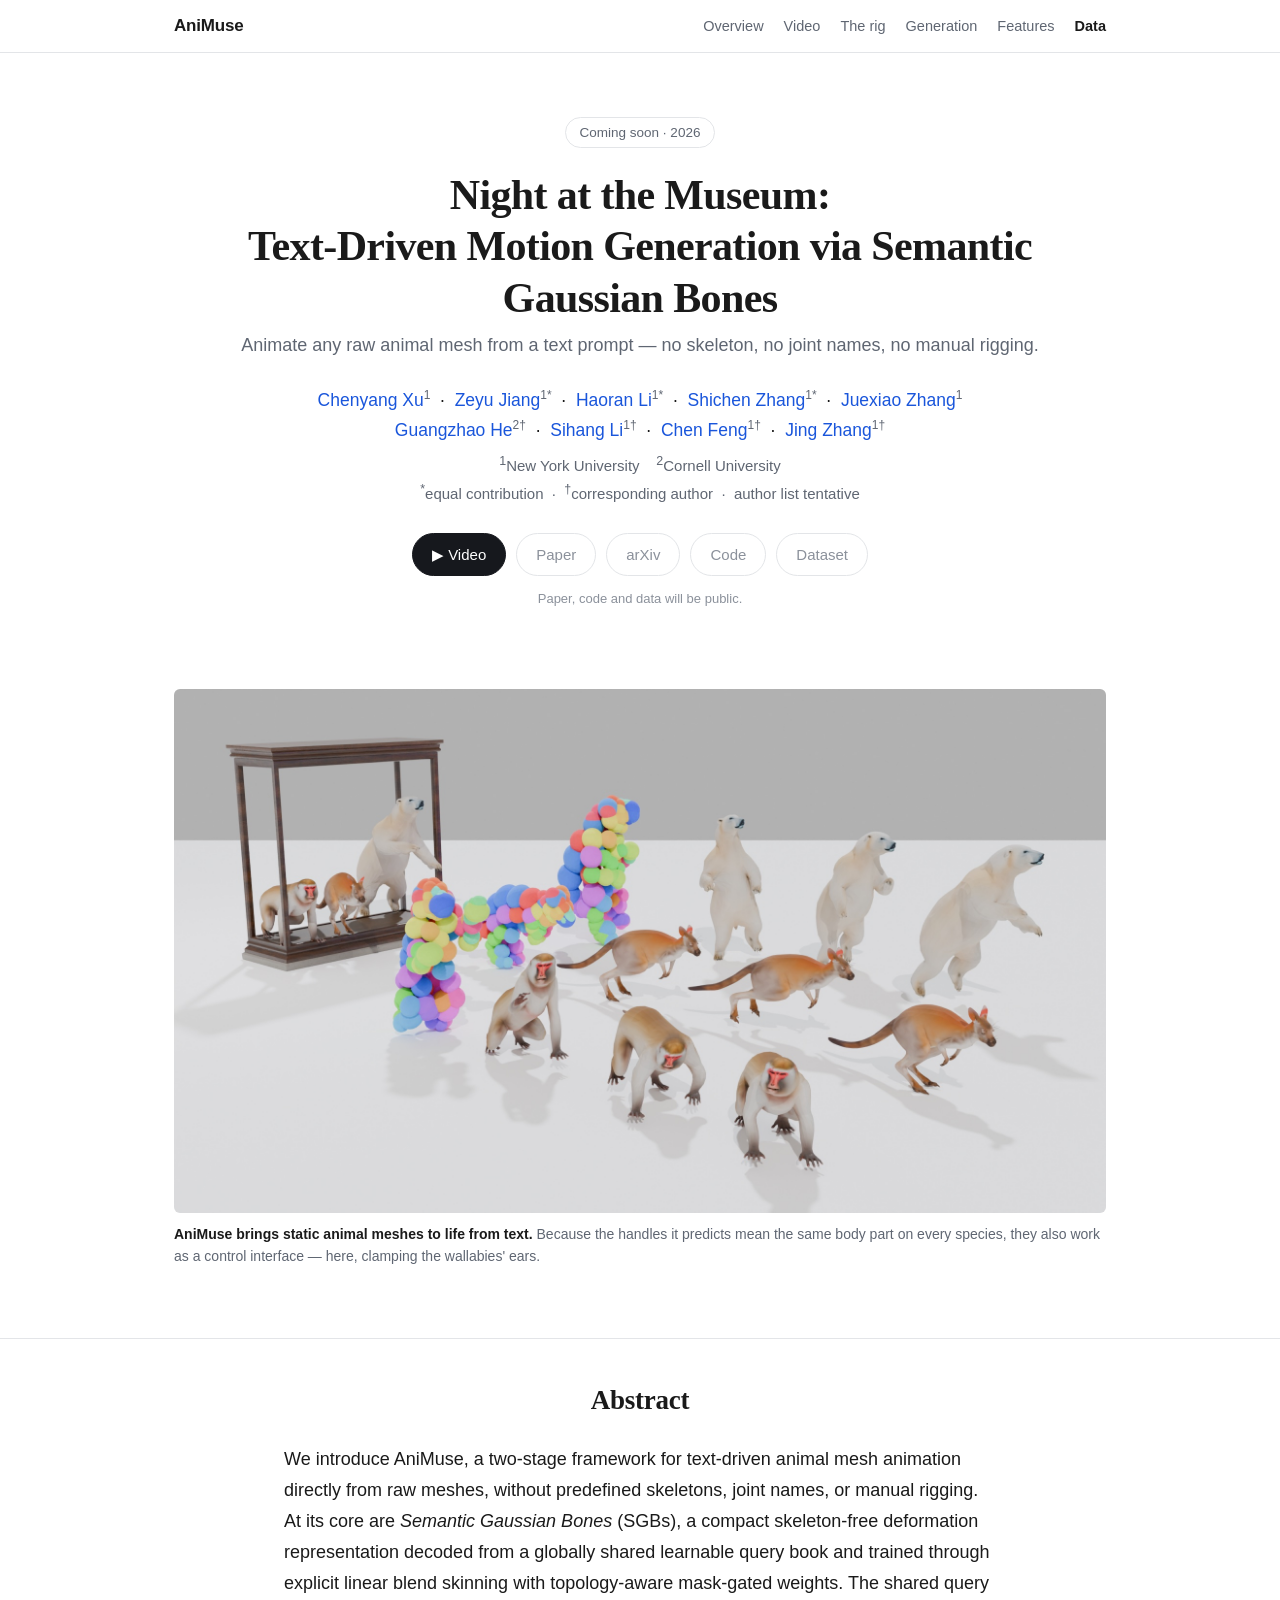
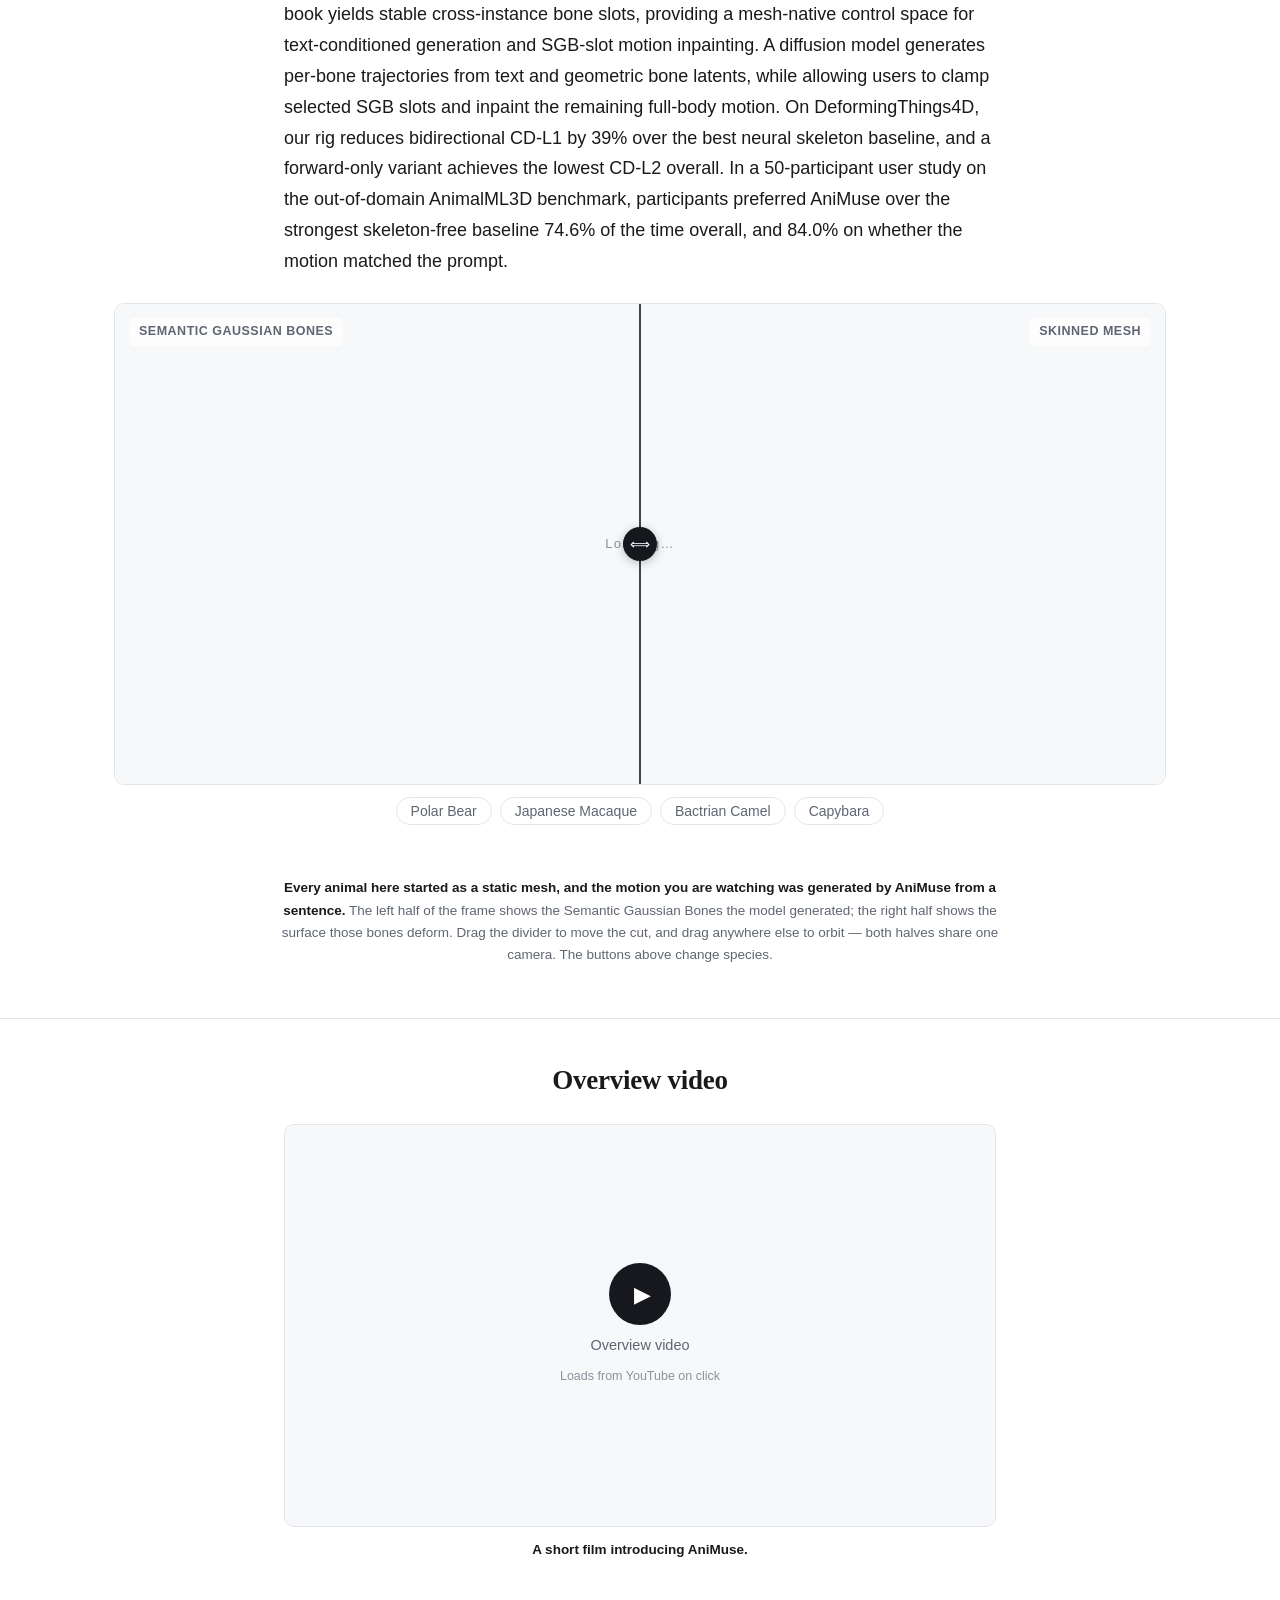
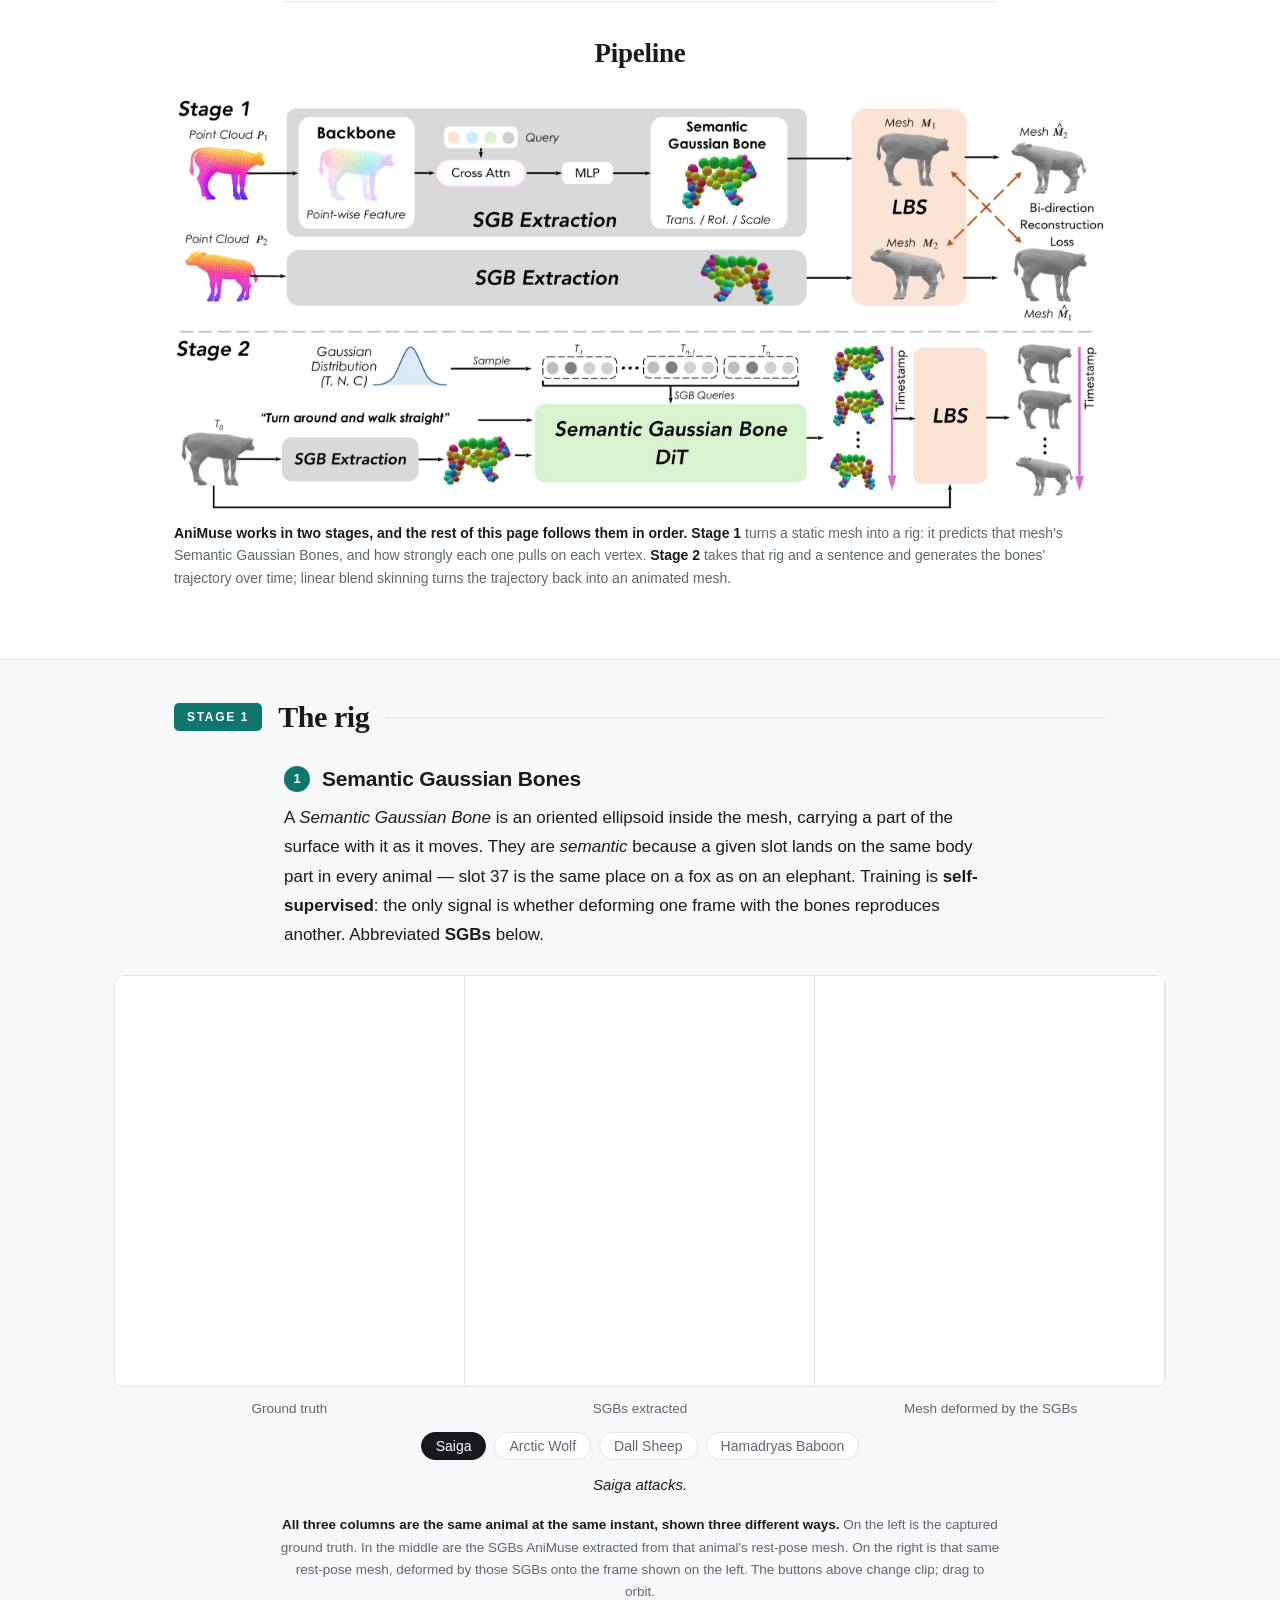
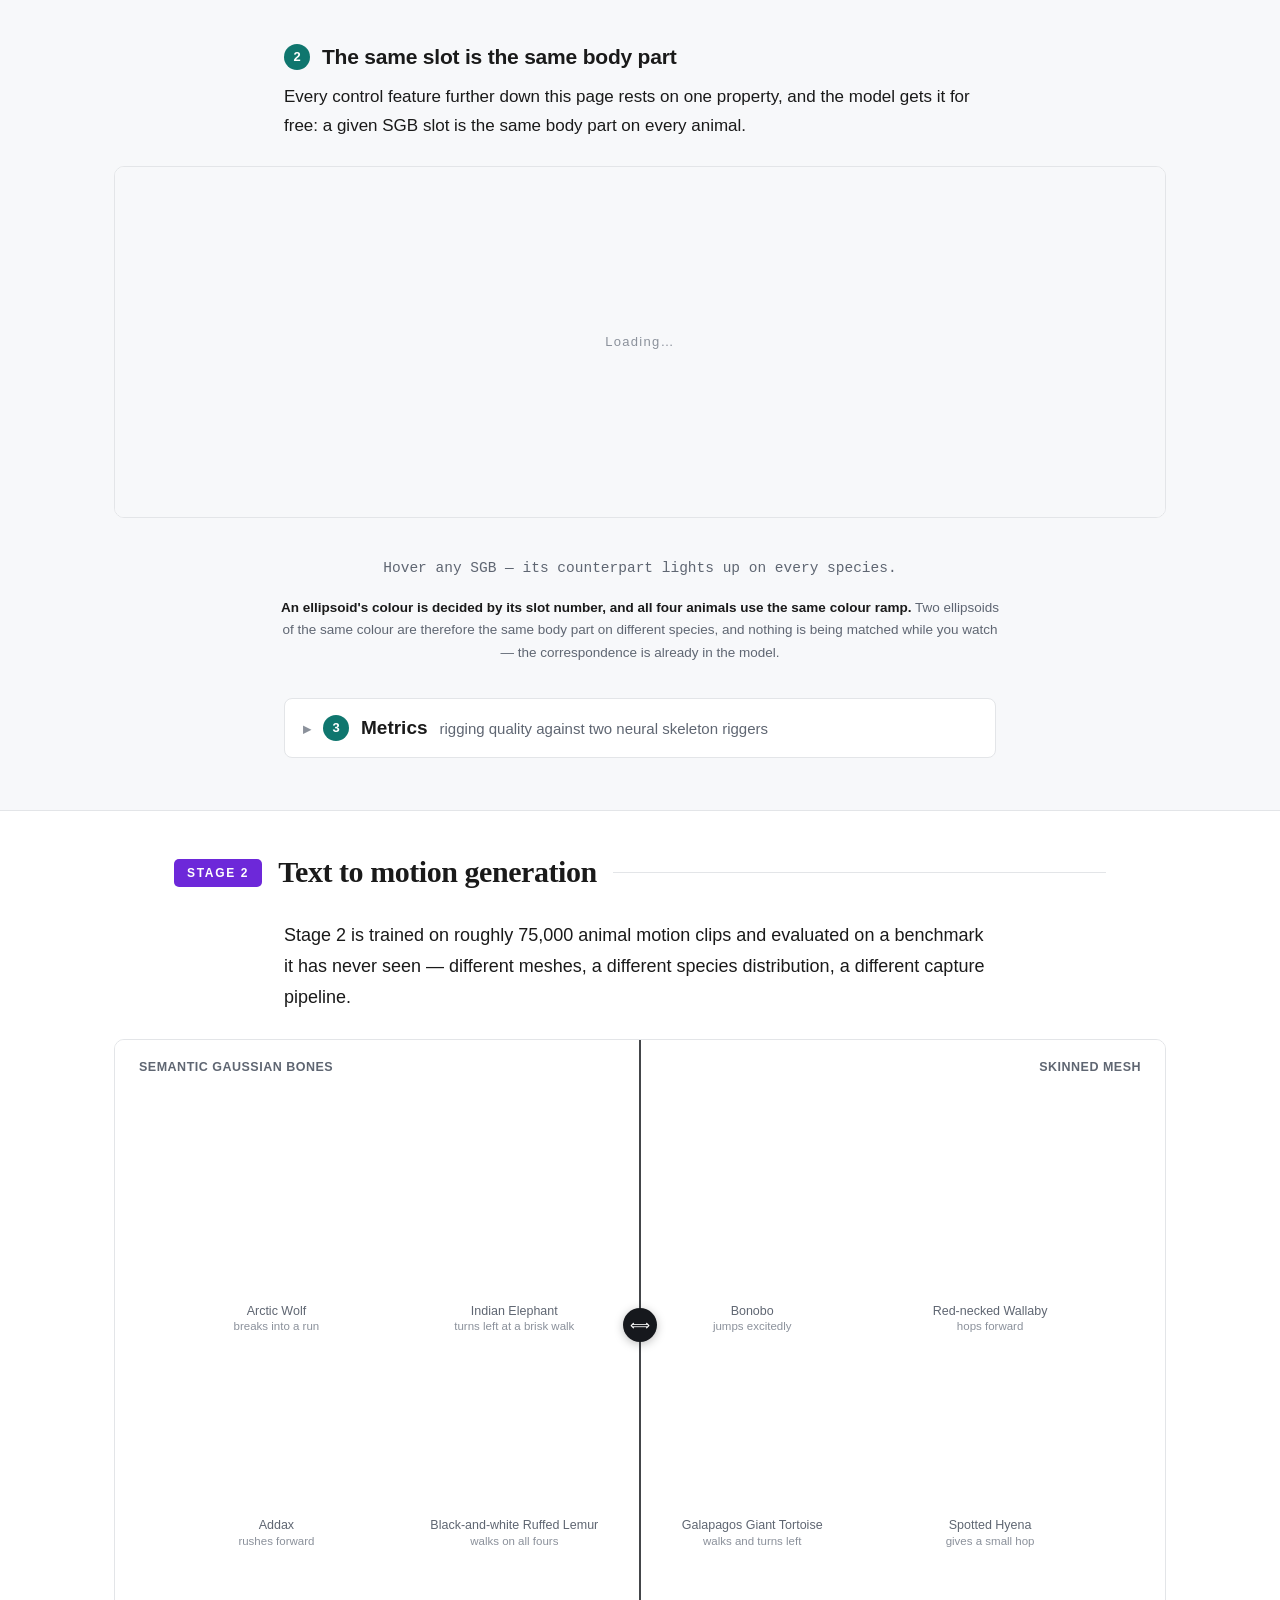
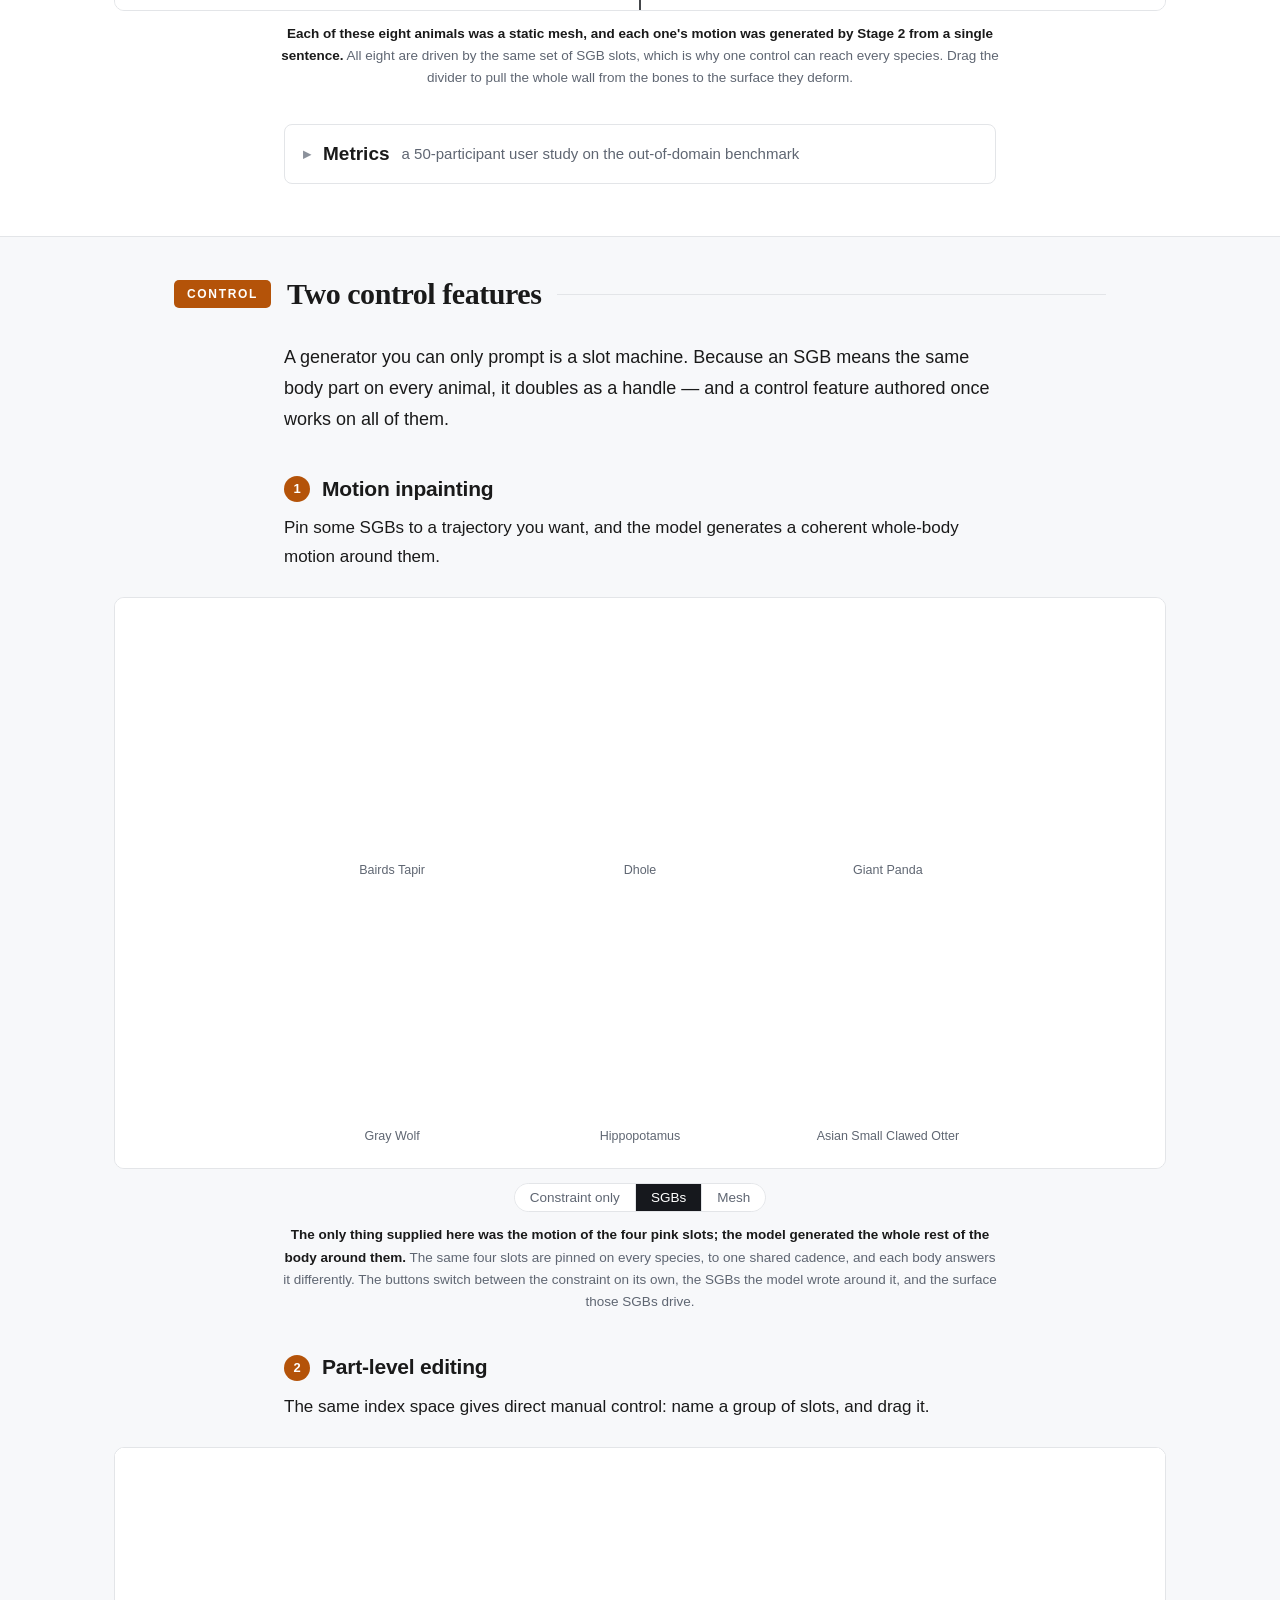
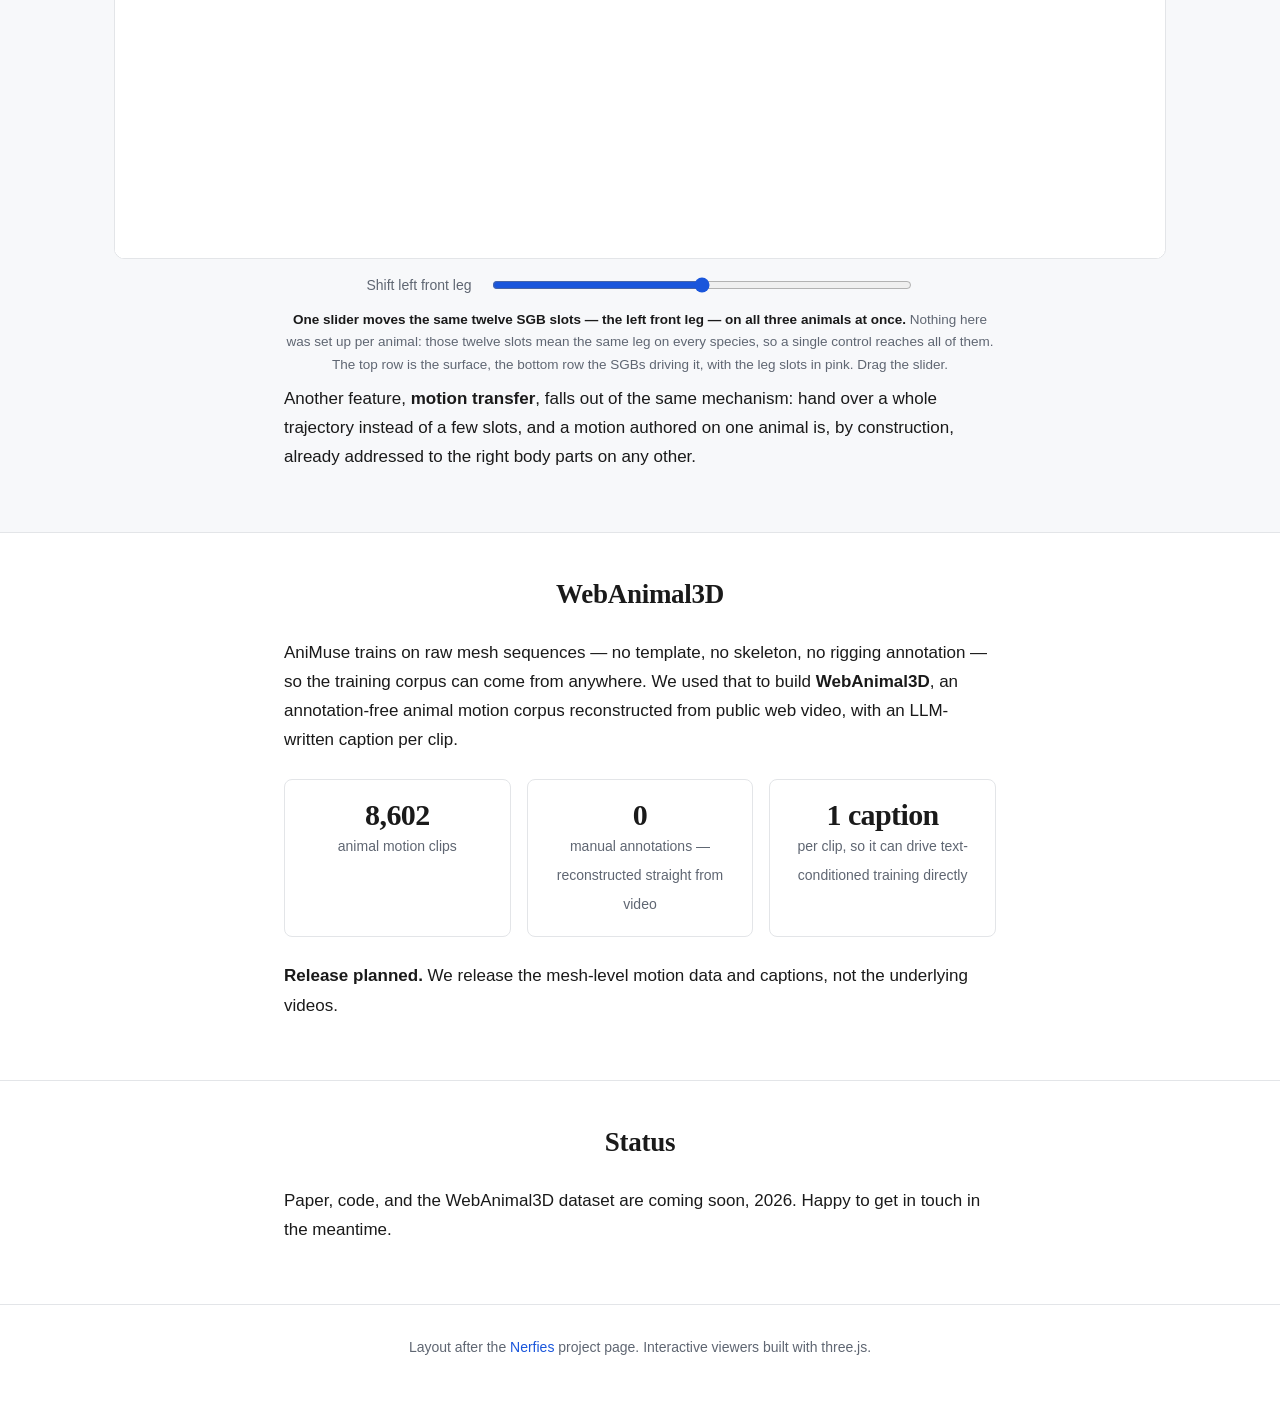
<file: index.html>
<!doctype html>
<html lang="en">
<head>
<meta charset="utf-8">
<meta name="viewport" content="width=device-width, initial-scale=1">
<meta name="robots" content="noindex, nofollow">
<title>AniMuse — Text-Driven Motion Generation via Semantic Gaussian Bones</title>
<meta name="description" content="AniMuse animates any raw animal mesh from a text prompt — no skeleton, no joint names, no manual rigging.">
<link rel="stylesheet" href="css/style.css">
<link rel="icon" href="data:image/svg+xml,<svg xmlns='http://www.w3.org/2000/svg' viewBox='0 0 100 100'><text y='.9em' font-size='90'>🦊</text></svg>">
<script type="importmap">
{ "imports": {
    "three": "./vendor/three/three.module.js",
    "three/addons/": "./vendor/three/addons/"
} }
</script>
</head>
<body>

<nav class="nav">
  <div class="wrap">
    <span class="brand">AniMuse</span>
    <a href="#overview">Overview</a>
    <a href="#video">Video</a>
    <a href="#stage1">The rig</a>
    <a href="#stage2">Generation</a>
    <a href="#control">Features</a>
    <a href="#data">Data</a>
  </div>
</nav>

<header class="hero wrap">
  <span class="venue">Coming soon · 2026</span>
  <h1>Night at the Museum:<br>Text-Driven Motion Generation via Semantic Gaussian Bones</h1>
  <p class="subtitle">Animate any raw animal mesh from a text prompt — no skeleton, no joint names, no manual rigging.</p>

  <p class="authors">
    <a href="https://chenyang-joe.github.io/" target="_blank" rel="noopener">Chenyang Xu</a><sup>1</sup> &nbsp;·&nbsp;
    <a href="https://jdscript.net/" target="_blank" rel="noopener">Zeyu Jiang</a><sup>1*</sup> &nbsp;·&nbsp;
    <a href="https://www.linkedin.com/in/haoran-li-589763355/" target="_blank" rel="noopener">Haoran Li</a><sup>1*</sup> &nbsp;·&nbsp;
    <a href="https://shichenzhang.me/" target="_blank" rel="noopener">Shichen Zhang</a><sup>1*</sup> &nbsp;·&nbsp;
    <a href="https://juexzz.github.io/" target="_blank" rel="noopener">Juexiao Zhang</a><sup>1</sup><br>
    <a href="https://www.guangzhaohe.com/" target="_blank" rel="noopener">Guangzhao He</a><sup>2†</sup> &nbsp;·&nbsp;
    <a href="https://louis-leee.github.io/" target="_blank" rel="noopener">Sihang Li</a><sup>1†</sup> &nbsp;·&nbsp;
    <a href="https://simbaforrest.github.io/" target="_blank" rel="noopener">Chen Feng</a><sup>1†</sup> &nbsp;·&nbsp;
    <a href="https://jingz6676.github.io/" target="_blank" rel="noopener">Jing Zhang</a><sup>1†</sup>
  </p>
  <p class="affil"><sup>1</sup>New York University &nbsp;&nbsp; <sup>2</sup>Cornell University<br>
    <sup>*</sup>equal contribution &nbsp;·&nbsp; <sup>†</sup>corresponding author &nbsp;·&nbsp; author list tentative</p>

  <div class="buttons">
    <a class="btn" href="#video">▶ Video</a>
    <span class="btn" aria-disabled="true">Paper</span>
    <span class="btn" aria-disabled="true">arXiv</span>
    <span class="btn" aria-disabled="true">Code</span>
    <span class="btn" aria-disabled="true">Dataset</span>
  </div>
  <p class="btn-note">Paper, code and data will be public.</p>
</header>

<section id="teaser">
  <div class="wrap">
    <figure>
      <img src="assets/img/teaser.jpg" alt="Static animal meshes, the Semantic Gaussian Bones AniMuse predicts for them, and the motion it generates." loading="lazy" width="1920" height="1080">
      <figcaption>
        <b>AniMuse brings static animal meshes to life from text.</b> Because the handles it predicts
        mean the same body part on every species, they also work as a control interface — here,
        clamping the wallabies' ears.
      </figcaption>
    </figure>
  </div>
</section>

<!-- ================= OVERVIEW ================= -->
<section id="overview">
  <div class="wrap narrow">
    <h2>Abstract</h2>
    <p class="lead">
      We introduce AniMuse, a two-stage framework for text-driven animal mesh animation directly from raw
      meshes, without predefined skeletons, joint names, or manual rigging. At its core are
      <em>Semantic Gaussian Bones</em> (SGBs), a compact skeleton-free deformation representation decoded
      from a globally shared learnable query book and trained through explicit linear blend skinning with
      topology-aware mask-gated weights. The shared query book yields stable cross-instance bone slots,
      providing a mesh-native control space for text-conditioned generation and SGB-slot motion
      inpainting. A diffusion model generates per-bone trajectories from text and geometric bone latents,
      while allowing users to clamp selected SGB slots and inpaint the remaining full-body motion. On
      DeformingThings4D, our rig reduces bidirectional CD-L1 by 39% over the best neural skeleton
      baseline, and a forward-only variant achieves the lowest CD-L2 overall. In a 50-participant user
      study on the out-of-domain AnimalML3D benchmark, participants preferred AniMuse over the strongest skeleton-free baseline 74.6% of the
      time overall, and 84.0% on whether the motion matched the prompt.
    </p>
  </div>

  <div class="wrap wide">
    <div class="viewer is-loading" id="v-split">
      <div class="viewer-frame">
        <div class="viewer-canvas"></div>
        <span class="split-label-left"></span>
        <span class="split-label-right"></span>
        <button class="split-divider" tabindex="0" aria-label="Drag to move the split between the SGBs and the mesh"></button>
      </div>
      <div class="viewer-chips"></div>
      <p class="viewer-caption"></p>
      <p class="viewer-note"><b>Every animal here started as a static mesh, and the motion you are
        watching was generated by AniMuse from a sentence.</b> The left half of the frame shows the
        Semantic Gaussian Bones the model generated; the right half shows the surface those bones
        deform. Drag the divider to move the cut, and drag anywhere else to orbit — both halves share
        one camera. The buttons above change species.</p>
    </div>
  </div>

</section>

<!-- ================= VIDEO ================= -->
<section id="video">
  <div class="wrap narrow">
    <h2>Overview video</h2>
    <div class="video-embed" data-youtube="J6a1tpsXST4">
      <button class="video-placeholder" type="button" aria-label="Play the AniMuse overview video">
        <span class="play">▶</span>
        <span>Overview video</span>
        <span class="hint">Loads from YouTube on click</span>
      </button>
    </div>
    <p class="viewer-note"><b>A short film introducing AniMuse.</b></p>
  </div>

  <div class="wrap narrow"><hr class="sep"></div>

  <div class="wrap narrow">
    <h2>Pipeline</h2>
  </div>

  <div class="wrap">
    <figure>
      <img src="assets/img/pipeline.jpg" alt="AniMuse two-stage pipeline: a rigging stage that predicts Semantic Gaussian Bones, and a generation stage that diffuses their trajectory from text." loading="lazy" width="2400" height="1068">
      <figcaption><b>AniMuse works in two stages, and the rest of this page follows them in order.</b>
        <b>Stage 1</b> turns a static mesh into a rig: it predicts that mesh's Semantic Gaussian Bones,
        and how strongly each one pulls on each vertex. <b>Stage 2</b> takes that rig and a sentence and
        generates the bones' trajectory over time; linear blend skinning turns the trajectory back into
        an animated mesh.</figcaption>
    </figure>
  </div>
</section>

<!-- ================= STAGE 1 ================= -->
<section id="stage1" class="stage-section">
  <div class="stage-mark"><span class="tag">Stage 1</span><span class="name">The rig</span><span class="rule"></span></div>
  <div class="wrap narrow">
    <h3 class="step"><span class="n">1</span>Semantic Gaussian Bones</h3>
    <p>
      A <em>Semantic Gaussian Bone</em> is an oriented ellipsoid inside the mesh, carrying a part
      of the surface with it as it moves. They are <em>semantic</em> because a given slot lands on the
      same body part in every animal — slot 37 is the same place on a fox as on an elephant. Training is
      <b>self-supervised</b>: the only signal is whether deforming one frame with the bones reproduces
      another. Abbreviated <b>SGBs</b> below.
    </p>
  </div>

  <div class="wrap wide">
    <div class="viewer is-loading" id="v-stage1">
      <div class="viewer-frame"><div class="viewer-canvas h-md"></div></div>
      <div class="viewer-labels"></div>
      <div class="viewer-chips"></div>
      <p class="viewer-caption"></p>
      <p class="viewer-note"><b>All three columns are the same animal at the same instant, shown three
        different ways.</b> On the left is the captured ground truth. In the middle are the SGBs AniMuse
        extracted from that animal's rest-pose mesh. On the right is that same rest-pose mesh, deformed
        by those SGBs onto the frame shown on the left. The buttons above change clip; drag to orbit.</p>
    </div>
  </div>

  <div class="wrap narrow">
    <h3 class="step"><span class="n">2</span>The same slot is the same body part</h3>
    <p>
      Every control feature further down this page rests on one property, and the model gets it for
      free: a given SGB slot is the same body part on every animal.
    </p>
  </div>

  <div class="wrap wide">
    <div class="viewer is-loading" id="v-corr">
      <div class="viewer-frame"><div class="viewer-canvas h-sm"></div></div>
      <div class="grid-labels below"></div>
      <p class="corr-readout">Hover any SGB — its counterpart lights up on every species.</p>
      <p class="viewer-note"><b>An ellipsoid's colour is decided by its slot number, and all four animals
        use the same colour ramp.</b> Two ellipsoids of the same colour are therefore the same body part
        on different species, and nothing is being matched while you watch — the correspondence is
        already in the model.</p>
    </div>
  </div>

  <div class="wrap narrow">
    <details class="metrics">
      <summary><span class="n">3</span>Metrics<span class="sub">rigging quality against two neural skeleton riggers</span></summary>
      <div class="table-wrap">
        <table>
          <caption><b>Rigging quality on DeformingThings4D</b> (25 animal species). Bidirectional Chamfer Distance (↓) between the deformed and target meshes, per-motion and across motions.</caption>
          <thead>
            <tr><th rowspan="2">Method</th><th colspan="2">Per-Motion</th><th colspan="2">Cross-Motion</th></tr>
            <tr><th>CD-L1 ↓</th><th>CD-L2 ↓</th><th>CD-L1 ↓</th><th>CD-L2 ↓</th></tr>
          </thead>
          <tbody>
            <tr><td>UniRig + Opt.</td><td>0.0228</td><td>0.0076</td><td>0.0318</td><td>0.0108</td></tr>
            <tr><td>Puppeteer + Opt.</td><td>0.0306</td><td>0.0065</td><td>0.0451</td><td>0.0122</td></tr>
            <tr class="ours"><td><b>AniMuse + Opt.</b></td><td class="best">0.0138</td><td>0.0056</td><td class="best">0.0198</td><td>0.0083</td></tr>
            <tr class="ours"><td><b>AniMuse (network only)</b></td><td>0.0283</td><td class="best">0.0050</td><td>0.0372</td><td class="best">0.0075</td></tr>
          </tbody>
        </table>
      </div>

      <p class="takeaway">
        <strong>39% lower CD-L1</strong> than the best skeleton rigger under matched optimisation. And the
        <strong>network-only</strong> row — a single forward pass, no test-time fitting at all — still takes
        the lowest CD-L2 in both settings: the rig is good before you optimise anything.
      </p>
    </details>
  </div>
</section>

<!-- ================= STAGE 2 ================= -->
<section id="stage2">
  <div class="stage-mark"><span class="tag">Stage 2</span><span class="name">Text to motion generation</span><span class="rule"></span></div>
  <div class="wrap narrow">
    <p class="lead">
      Stage 2 is trained on roughly 75,000 animal motion clips and evaluated on a benchmark it has
      never seen — different meshes, a different species distribution, a different capture pipeline.
    </p>
  </div>

  <div class="wrap wide">
    <div class="viewer is-loading" id="v-wall">
      <div class="viewer-frame">
        <div class="viewer-canvas h-lg"></div>
        <div class="grid-labels"></div>
        <span class="split-label-left"></span>
        <span class="split-label-right"></span>
        <button class="split-divider" tabindex="0" aria-label="Drag to move the split between the SGBs and the mesh"></button>
      </div>
      <p class="viewer-note"><b>Each of these eight animals was a static mesh, and each one's motion was
        generated by Stage 2 from a single sentence.</b> All eight are driven by the same set of SGB
        slots, which is why one control can reach every species. Drag the divider to pull the whole wall
        from the bones to the surface they deform.</p>
    </div>
  </div>

  <div class="wrap narrow">
    <details class="metrics">
      <summary>Metrics<span class="sub">a 50-participant user study on the out-of-domain benchmark</span></summary>
      <p>
        30 samples, two-alternative forced choice, following the protocol used in the text-to-motion
        literature. Against the strongest published skeleton-free baseline, participants preferred
        AniMuse's result <b>74.6%</b> of the time overall and <b>84.0%</b> on whether the motion matched
        the prompt. Against a skeleton-based baseline the margins are wider still. Against ground-truth
        capture we are, fairly, still behind — which is the honest state of the problem.
      </p>

      <div class="stats">
        <div class="stat"><b>74.6%</b><span>overall preference over the strongest published baseline</span></div>
        <div class="stat"><b>84.0%</b><span>preference on text–motion match</span></div>
        <div class="stat"><b>50</b><span>participants, 30 samples, two-alternative forced choice</span></div>
      </div>
    </details>
  </div>
</section>

<!-- ================= FEATURES ================= -->
<section id="control" class="stage-section">
  <div class="stage-mark"><span class="tag">Control</span><span class="name">Two control features</span><span class="rule"></span></div>
  <div class="wrap narrow">
    <p class="lead">
      A generator you can only prompt is a slot machine. Because an SGB means the same body part on
      every animal, it doubles as a handle — and a control feature authored once works on all of them.
    </p>

    <h3 class="step"><span class="n">1</span>Motion inpainting</h3>
    <p>
      Pin some SGBs to a trajectory you want, and the model generates a coherent whole-body motion
      around them.
    </p>
  </div>

  <div class="wrap wide">
    <div class="viewer is-loading" id="v-inpaint">
      <div class="viewer-frame"><div class="viewer-canvas h-lg"></div><div class="grid-labels"></div></div>
      <div class="viewer-controls">
        <span class="seg">
          <button data-mode="feet">Constraint only</button>
          <button data-mode="bones" class="on">SGBs</button>
          <button data-mode="mesh">Mesh</button>
        </span>
      </div>
      <p class="viewer-note"><b>The only thing supplied here was the motion of the four pink slots; the
        model generated the whole rest of the body around them.</b> The same four slots are pinned on
        every species, to one shared cadence, and each body answers it differently. The buttons switch
        between the constraint on its own, the SGBs the model wrote around it, and the surface those
        SGBs drive.</p>
    </div>
  </div>

  <div class="wrap narrow">
    <h3 class="step"><span class="n">2</span>Part-level editing</h3>
    <p>
      The same index space gives direct manual control: name a group of slots, and drag it.
    </p>
  </div>

  <div class="wrap wide">
    <div class="viewer is-loading" id="v-edit">
      <div class="viewer-frame"><div class="viewer-canvas h-md"></div></div>
      <div class="viewer-controls">
        <label for="edit-slider">Shift left front leg</label>
        <input class="edit-slider" id="edit-slider" type="range" min="-100" max="100" value="0" step="1">
      </div>
      <p class="viewer-note"><b>One slider moves the same twelve SGB slots — the left front leg — on all
        three animals at once.</b> Nothing here was set up per animal: those twelve slots mean the same
        leg on every species, so a single control reaches all of them. The top row is the surface, the
        bottom row the SGBs driving it, with the leg slots in pink. Drag the slider.</p>
    </div>
  </div>

  <div class="wrap narrow">
    <p>
      Another feature, <b>motion transfer</b>, falls out of the same mechanism: hand over a whole
      trajectory instead of a few slots, and a motion authored on one animal is, by construction,
      already addressed to the right body parts on any other.
    </p>
  </div>
</section>

<!-- ================= DATA ================= -->
<section id="data">
  <div class="wrap narrow">
    <h2>WebAnimal3D</h2>
    <p>
      AniMuse trains on raw mesh sequences — no template, no skeleton, no rigging annotation — so the
      training corpus can come from anywhere. We used that to build <b>WebAnimal3D</b>, an
      annotation-free animal motion corpus reconstructed from public web video, with an LLM-written
      caption per clip.
    </p>
    <div class="stats">
      <div class="stat"><b>8,602</b><span>animal motion clips</span></div>
      <div class="stat"><b>0</b><span>manual annotations — reconstructed straight from video</span></div>
      <div class="stat"><b>1 caption</b><span>per clip, so it can drive text-conditioned training directly</span></div>
    </div>
    <p>
      <b>Release planned.</b> We release the mesh-level motion data and captions, not the underlying
      videos.
    </p>
  </div>
</section>

<!-- ================= STATUS ================= -->
<section id="status">
  <div class="wrap narrow">
    <h2>Status</h2>
    <p>
      Paper, code, and the WebAnimal3D dataset are coming soon, 2026. Happy to get in touch in the
      meantime.
    </p>
  </div>
</section>

<footer>
  <div class="wrap">
    <p>Layout after the <a href="https://nerfies.github.io">Nerfies</a> project page. Interactive viewers built with three.js.</p>
  </div>
</footer>

<script type="module" src="js/main.js"></script>
</body>
</html>
</file>
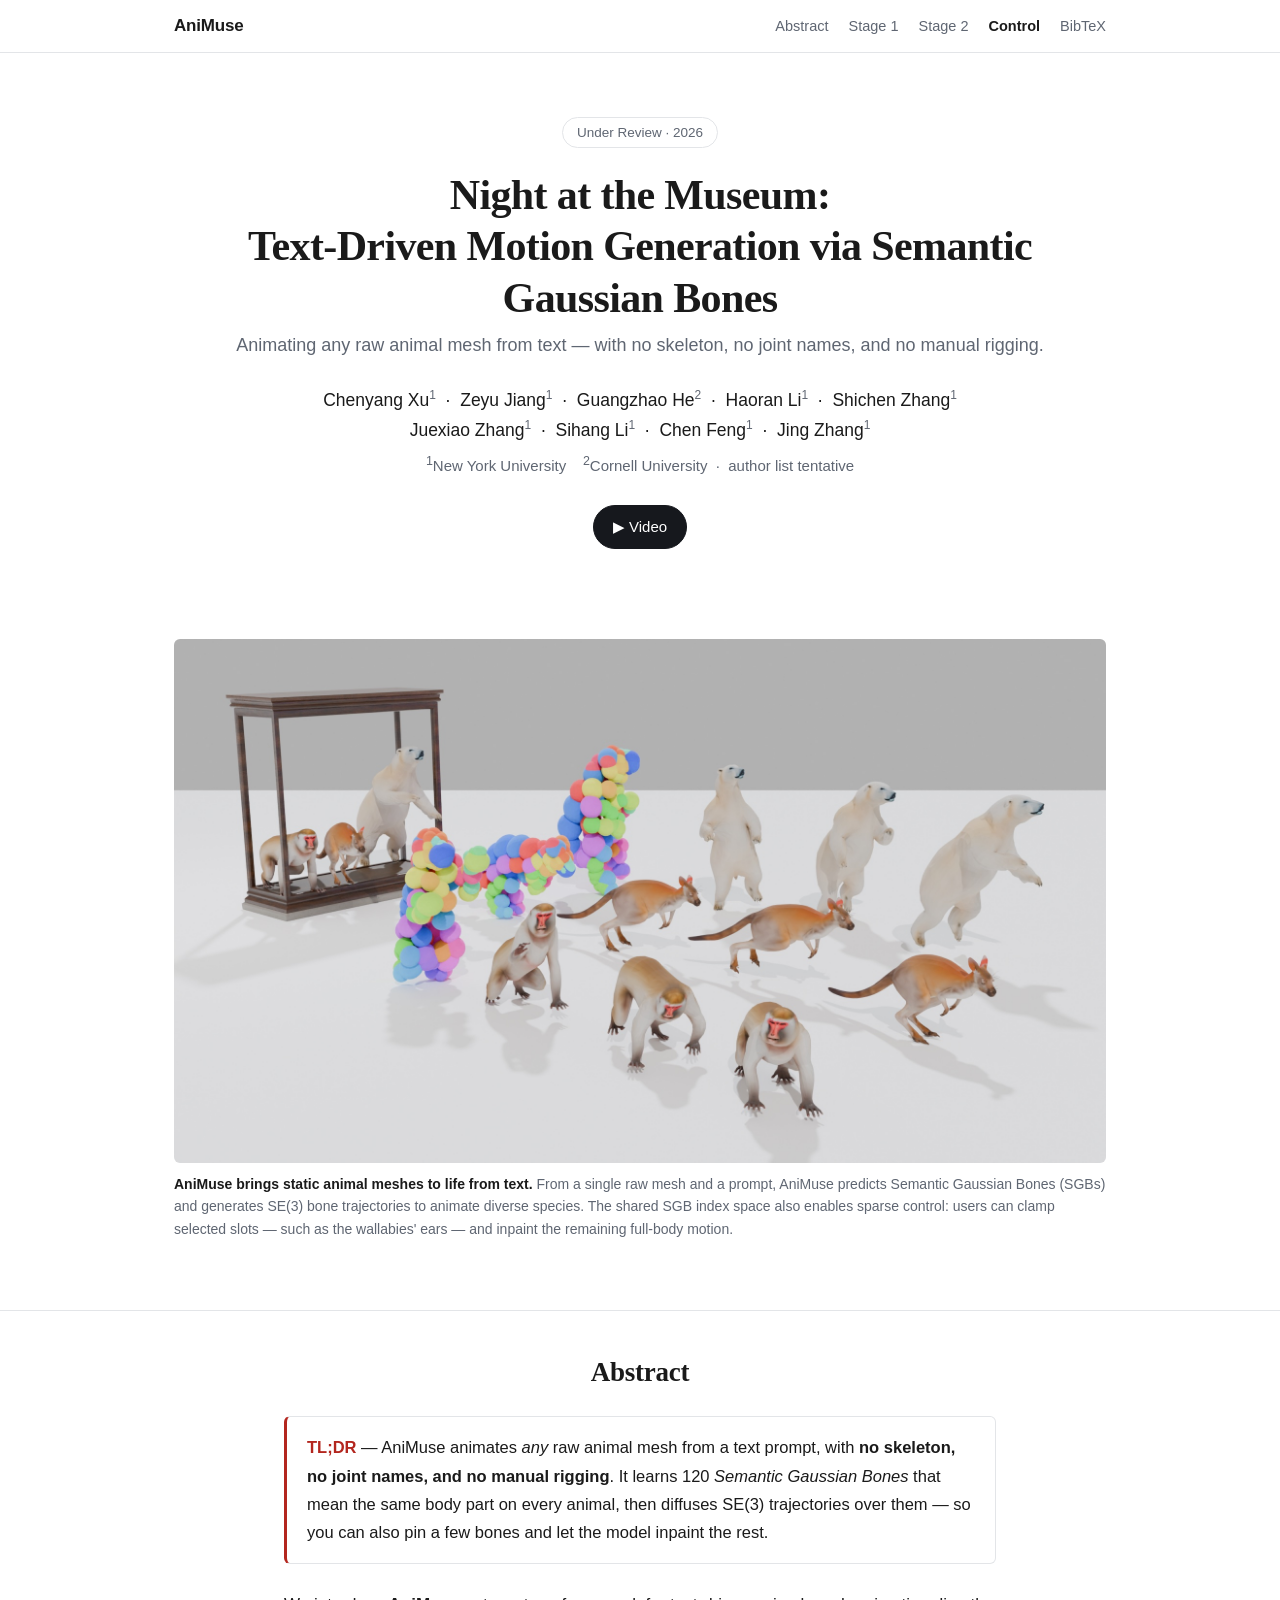
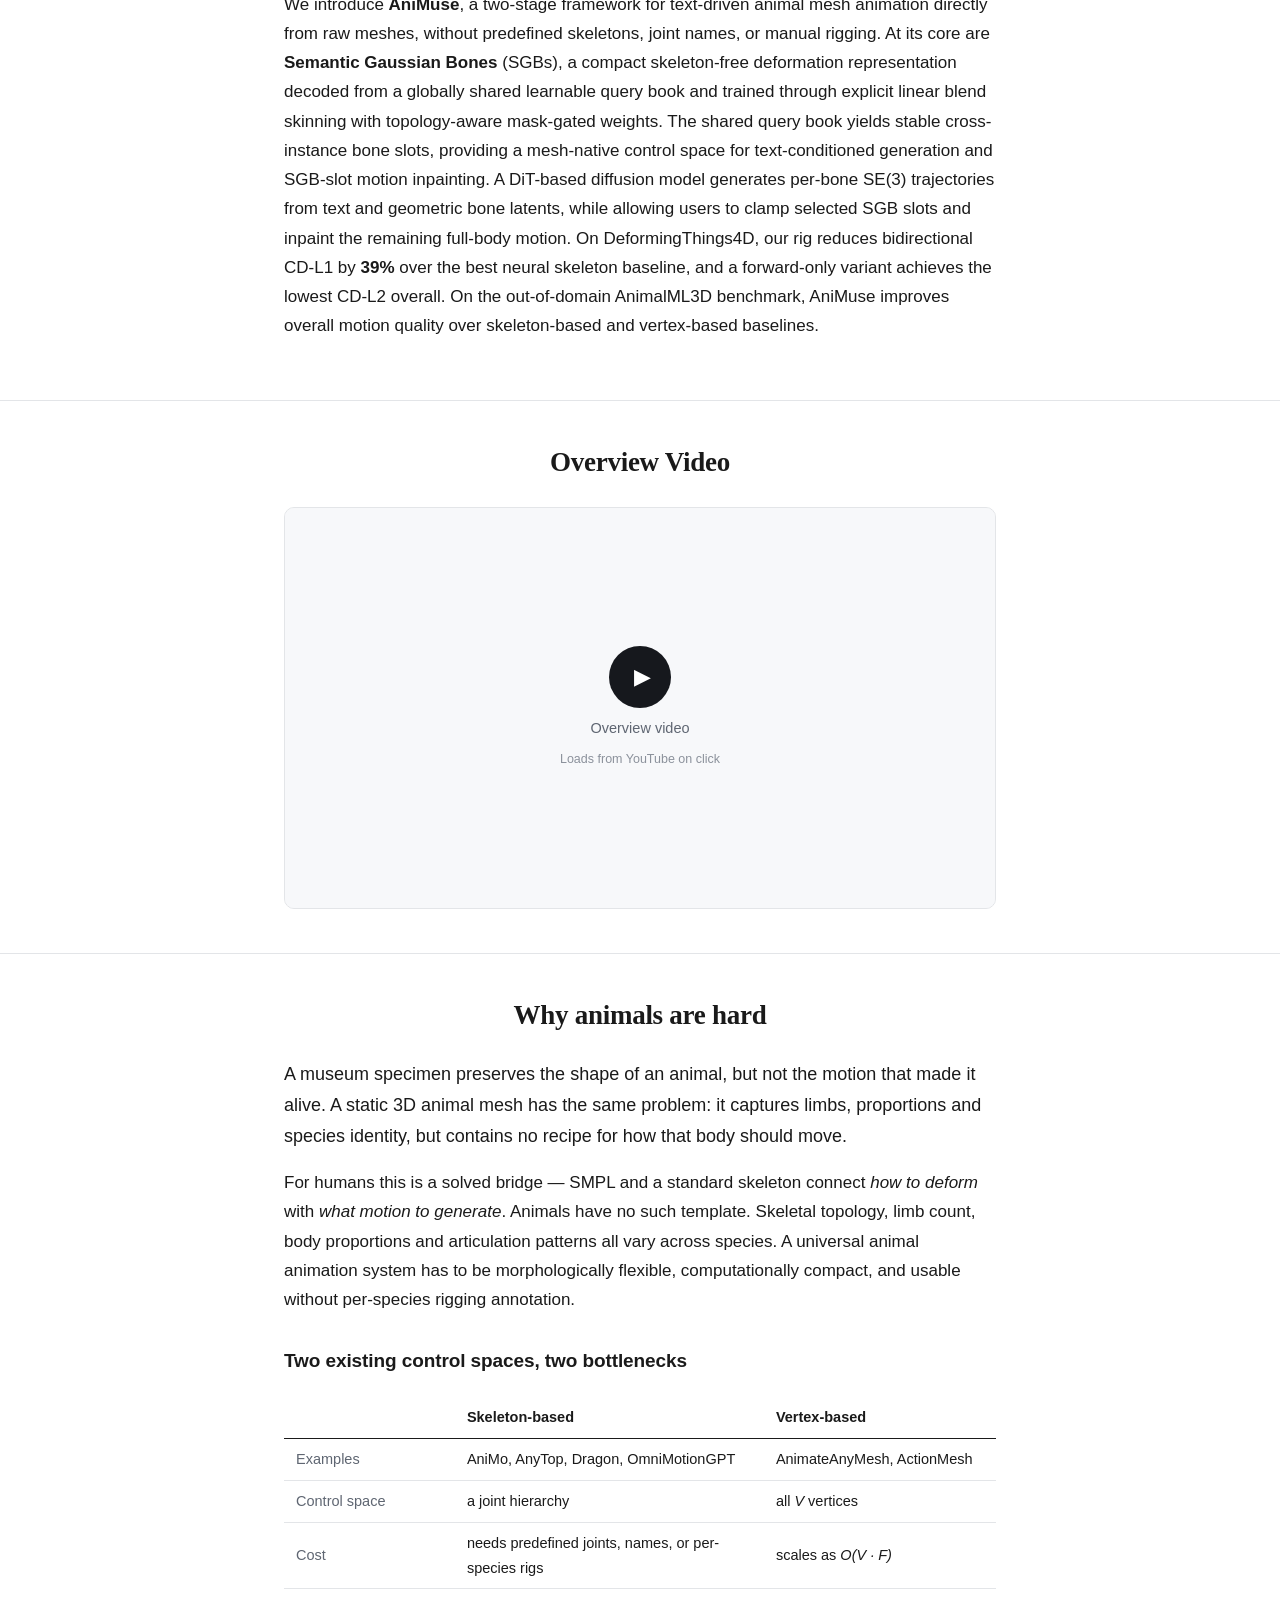
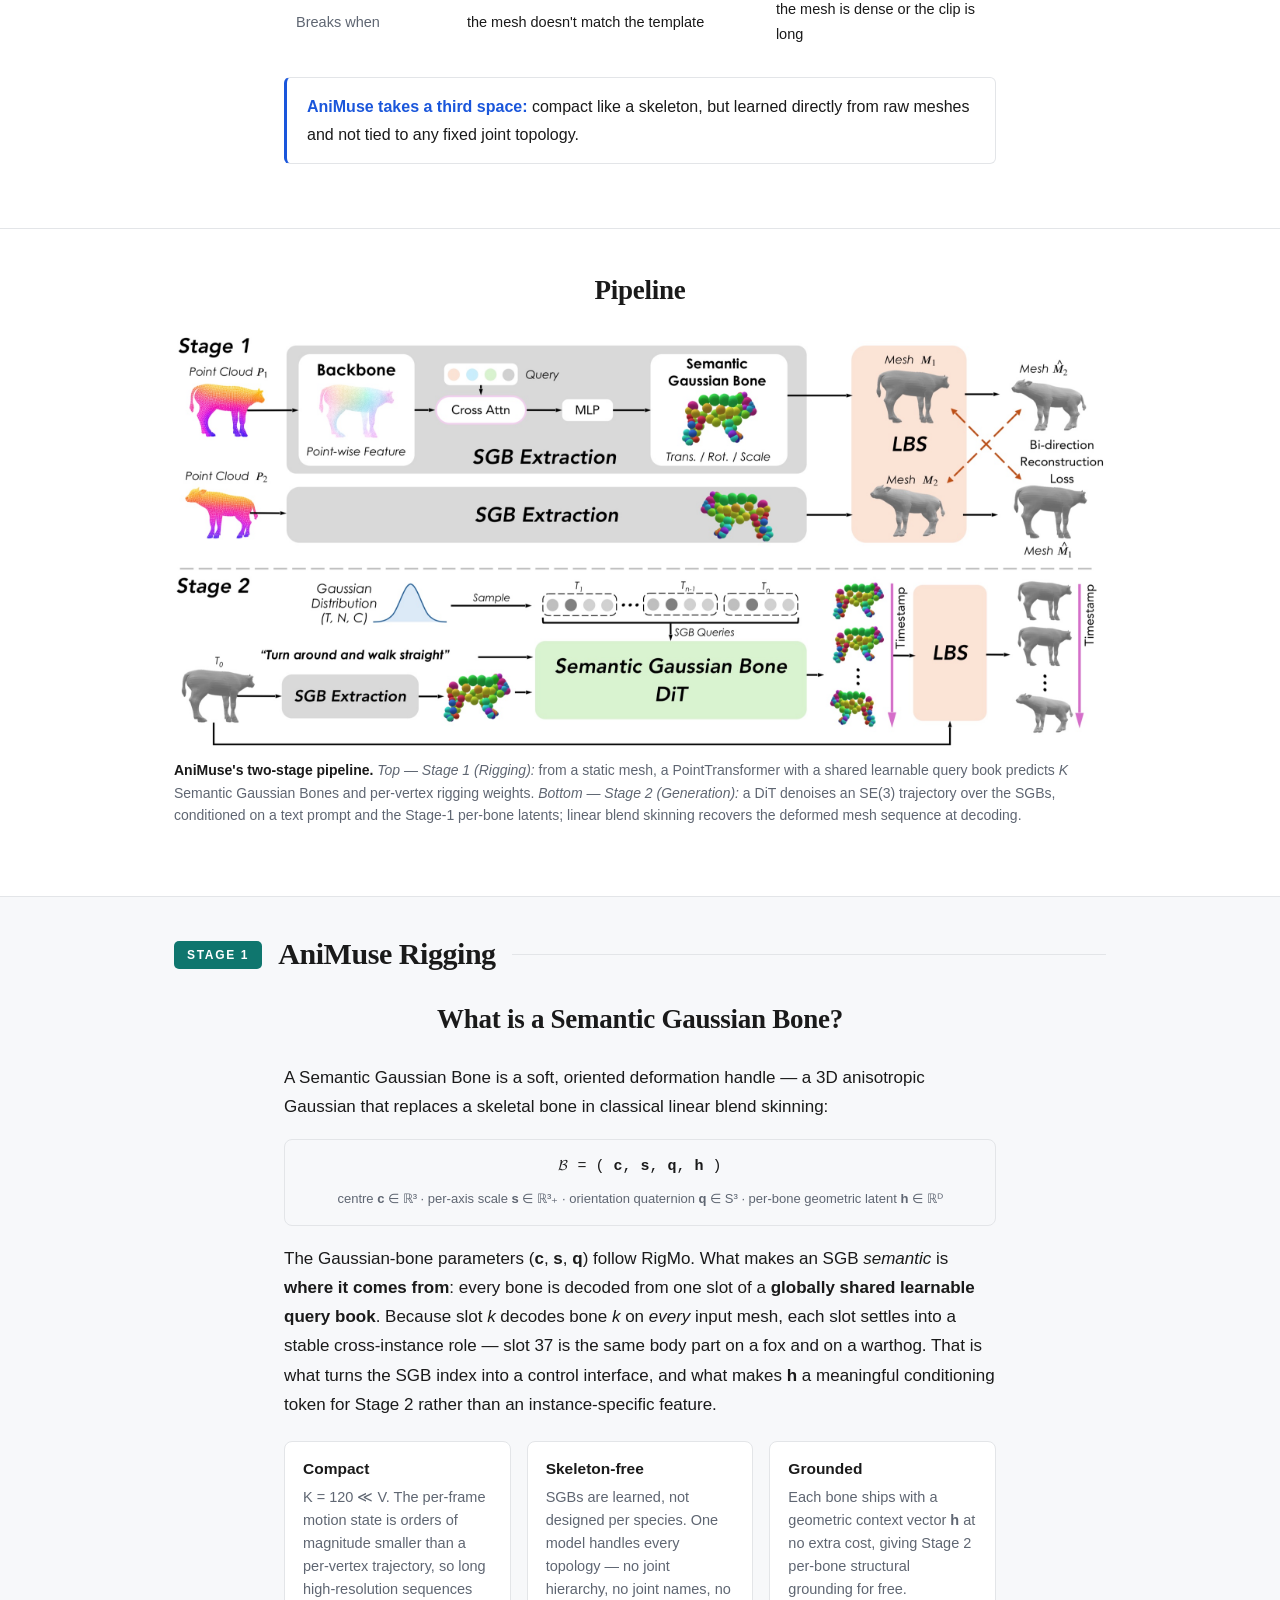
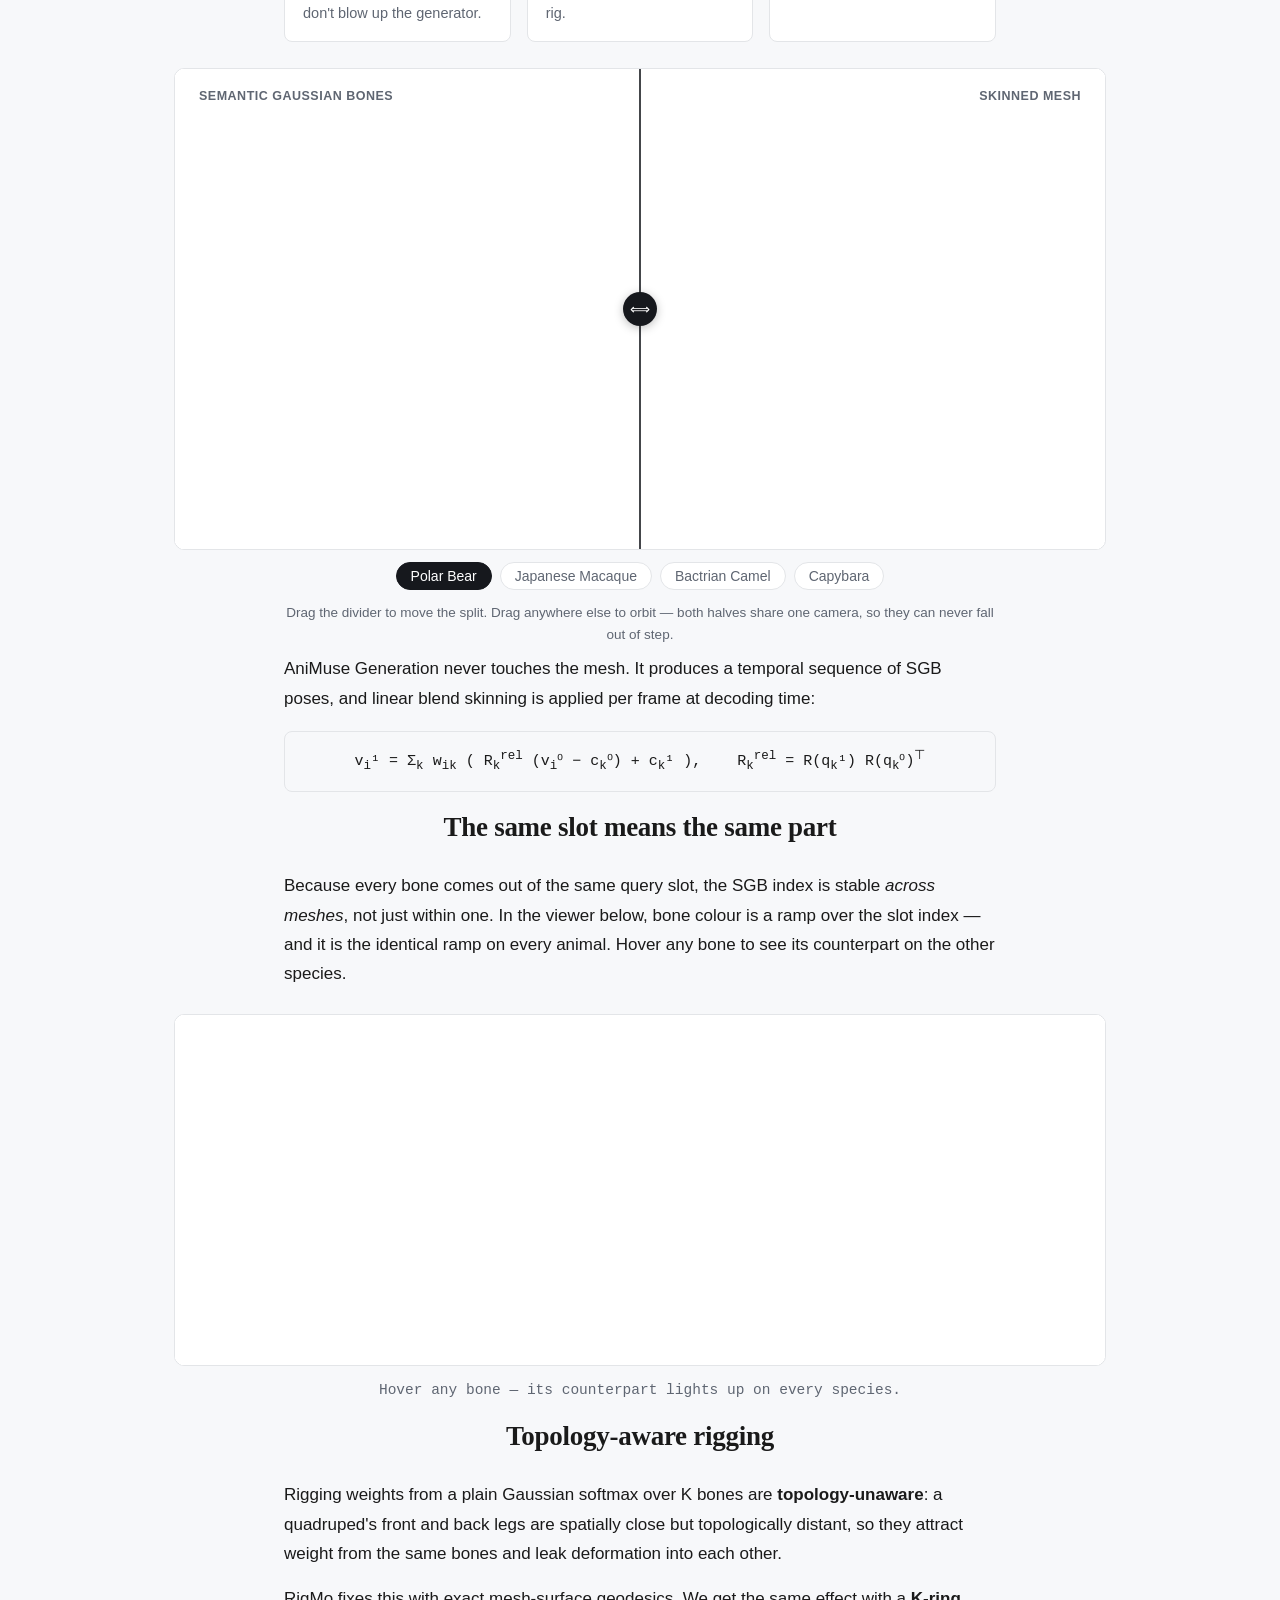
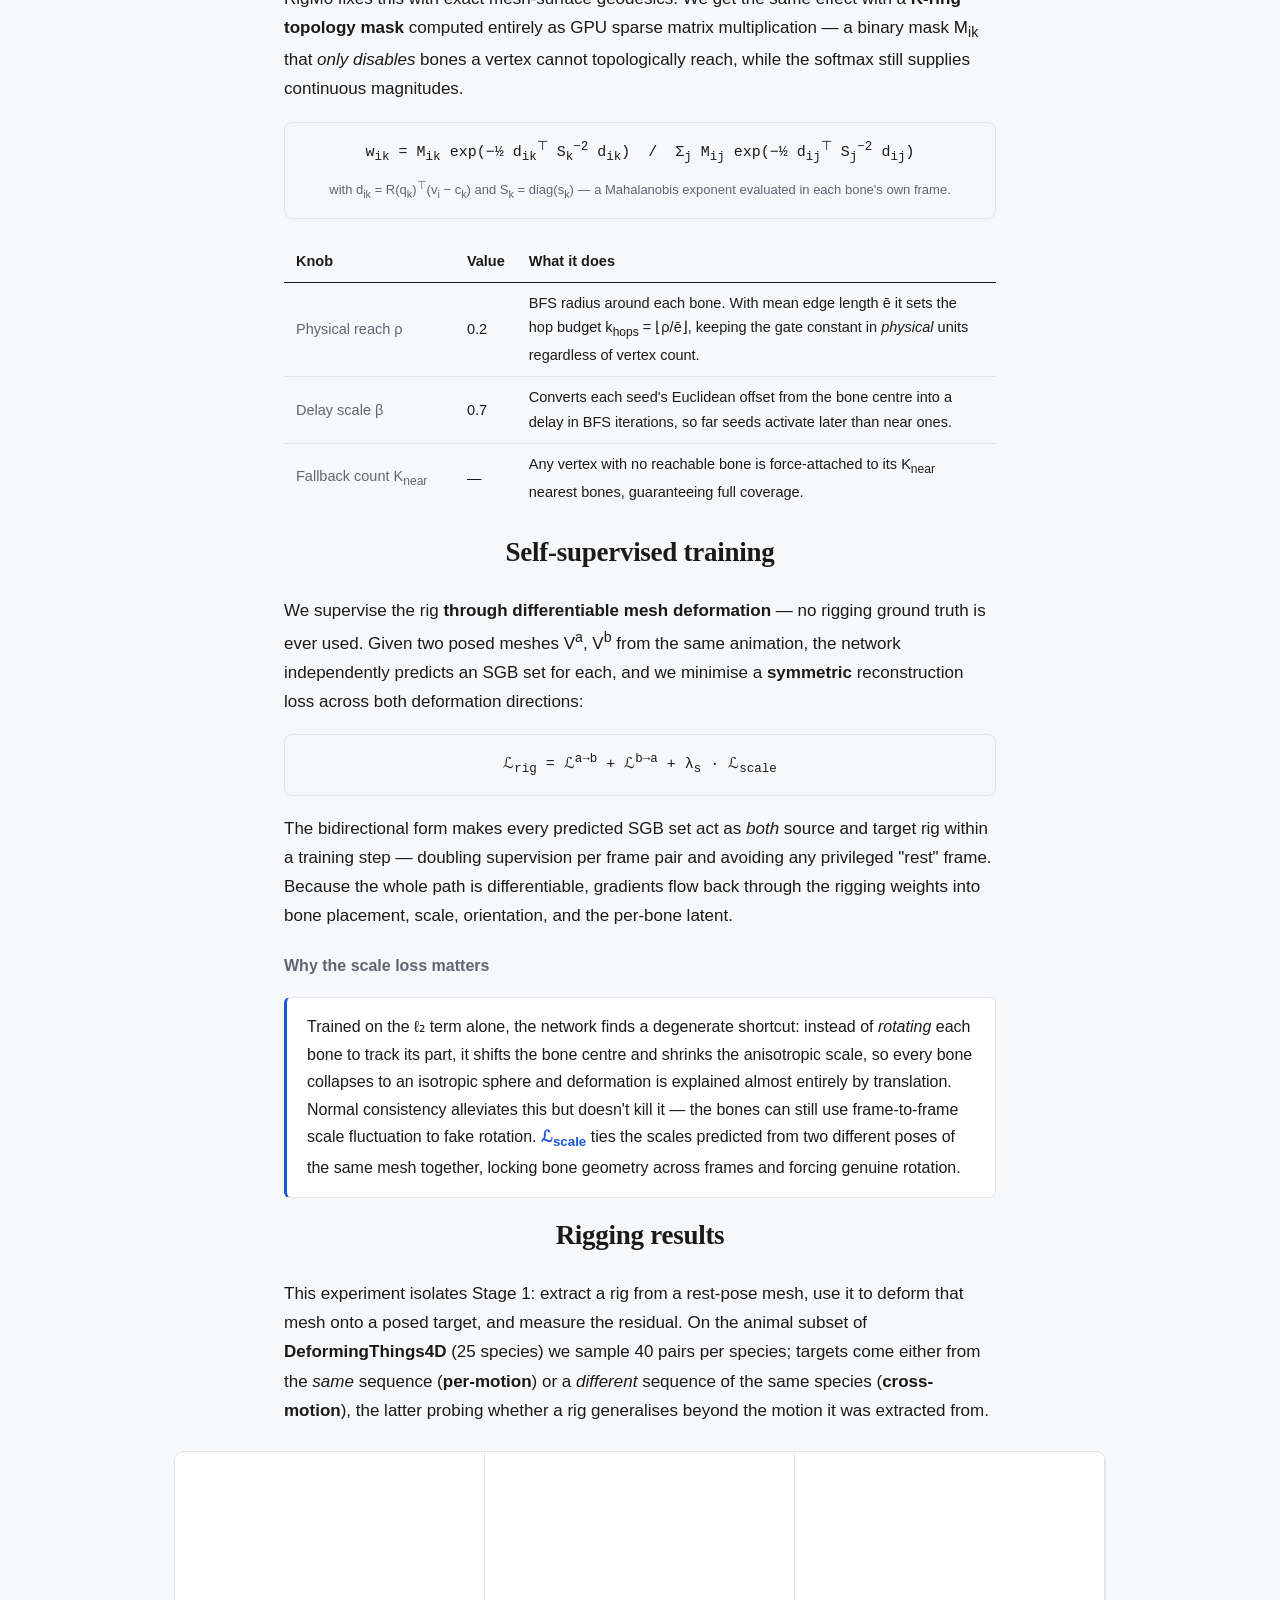
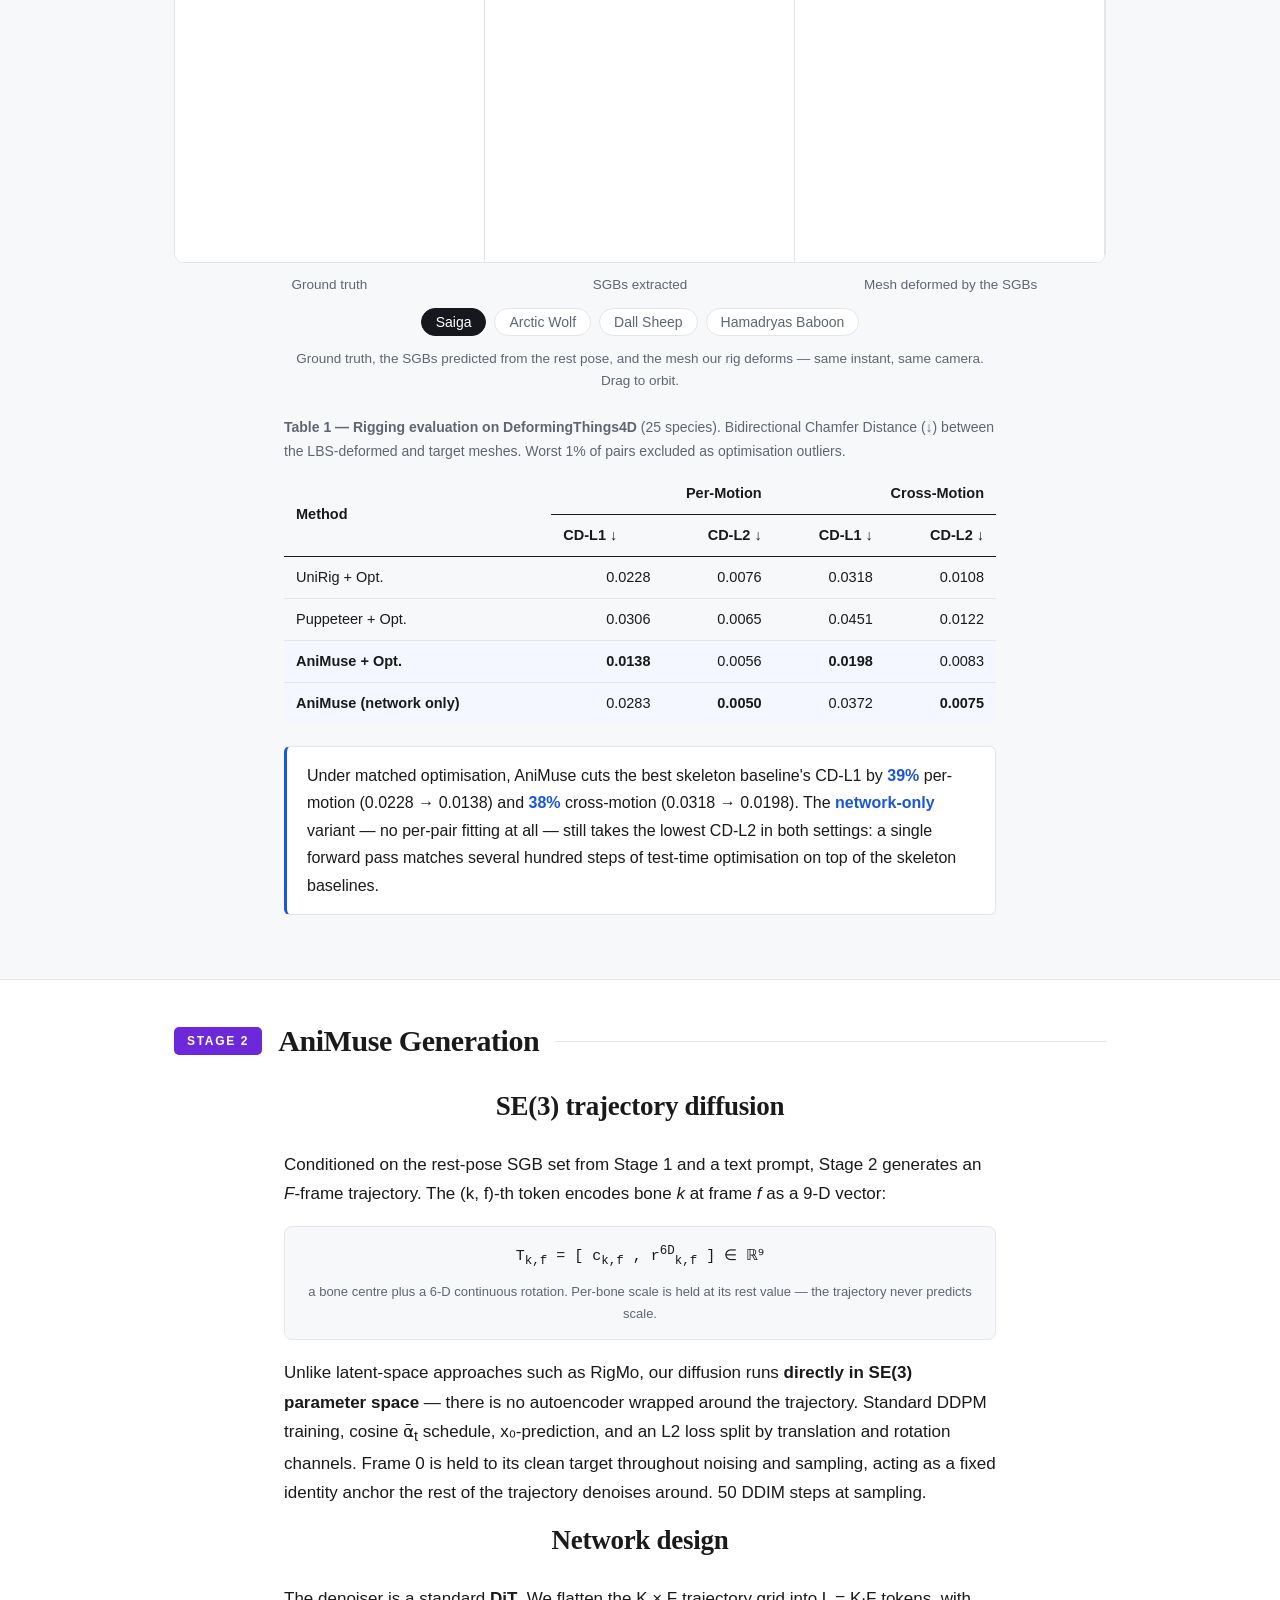
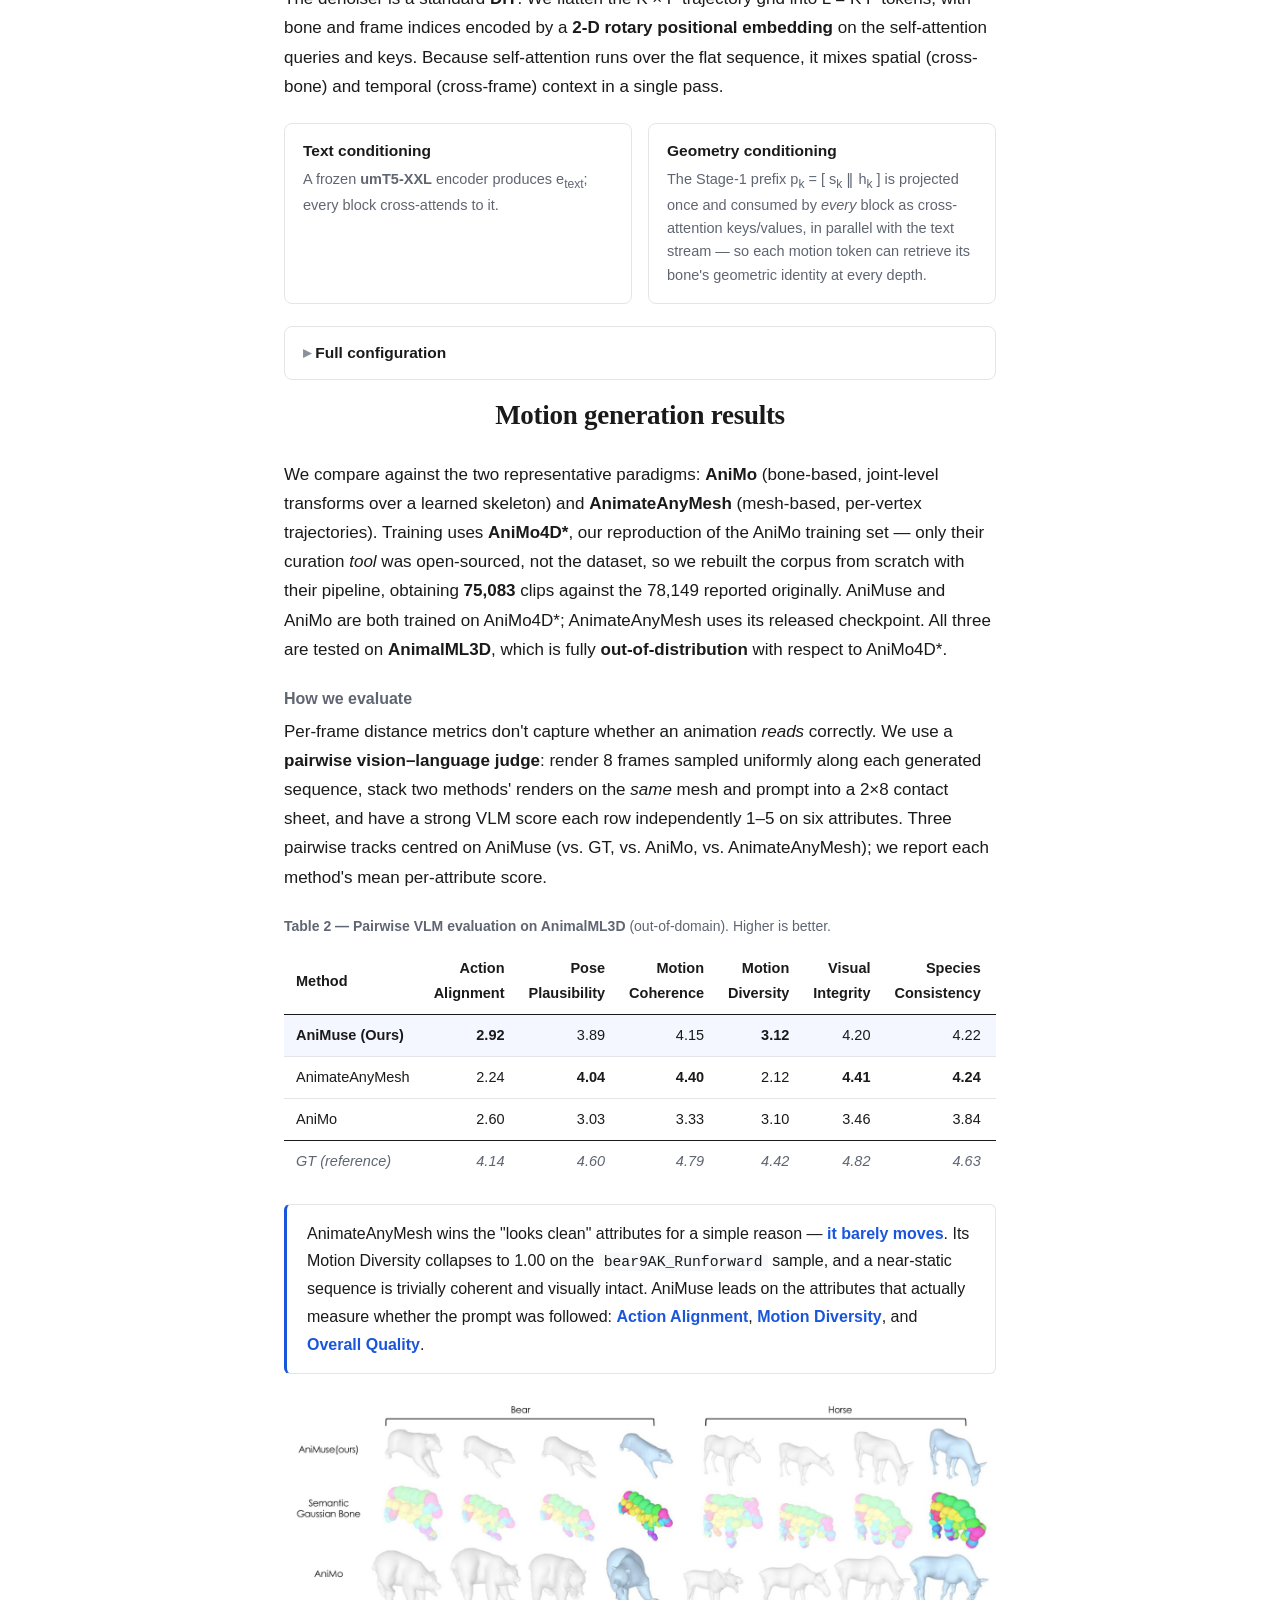
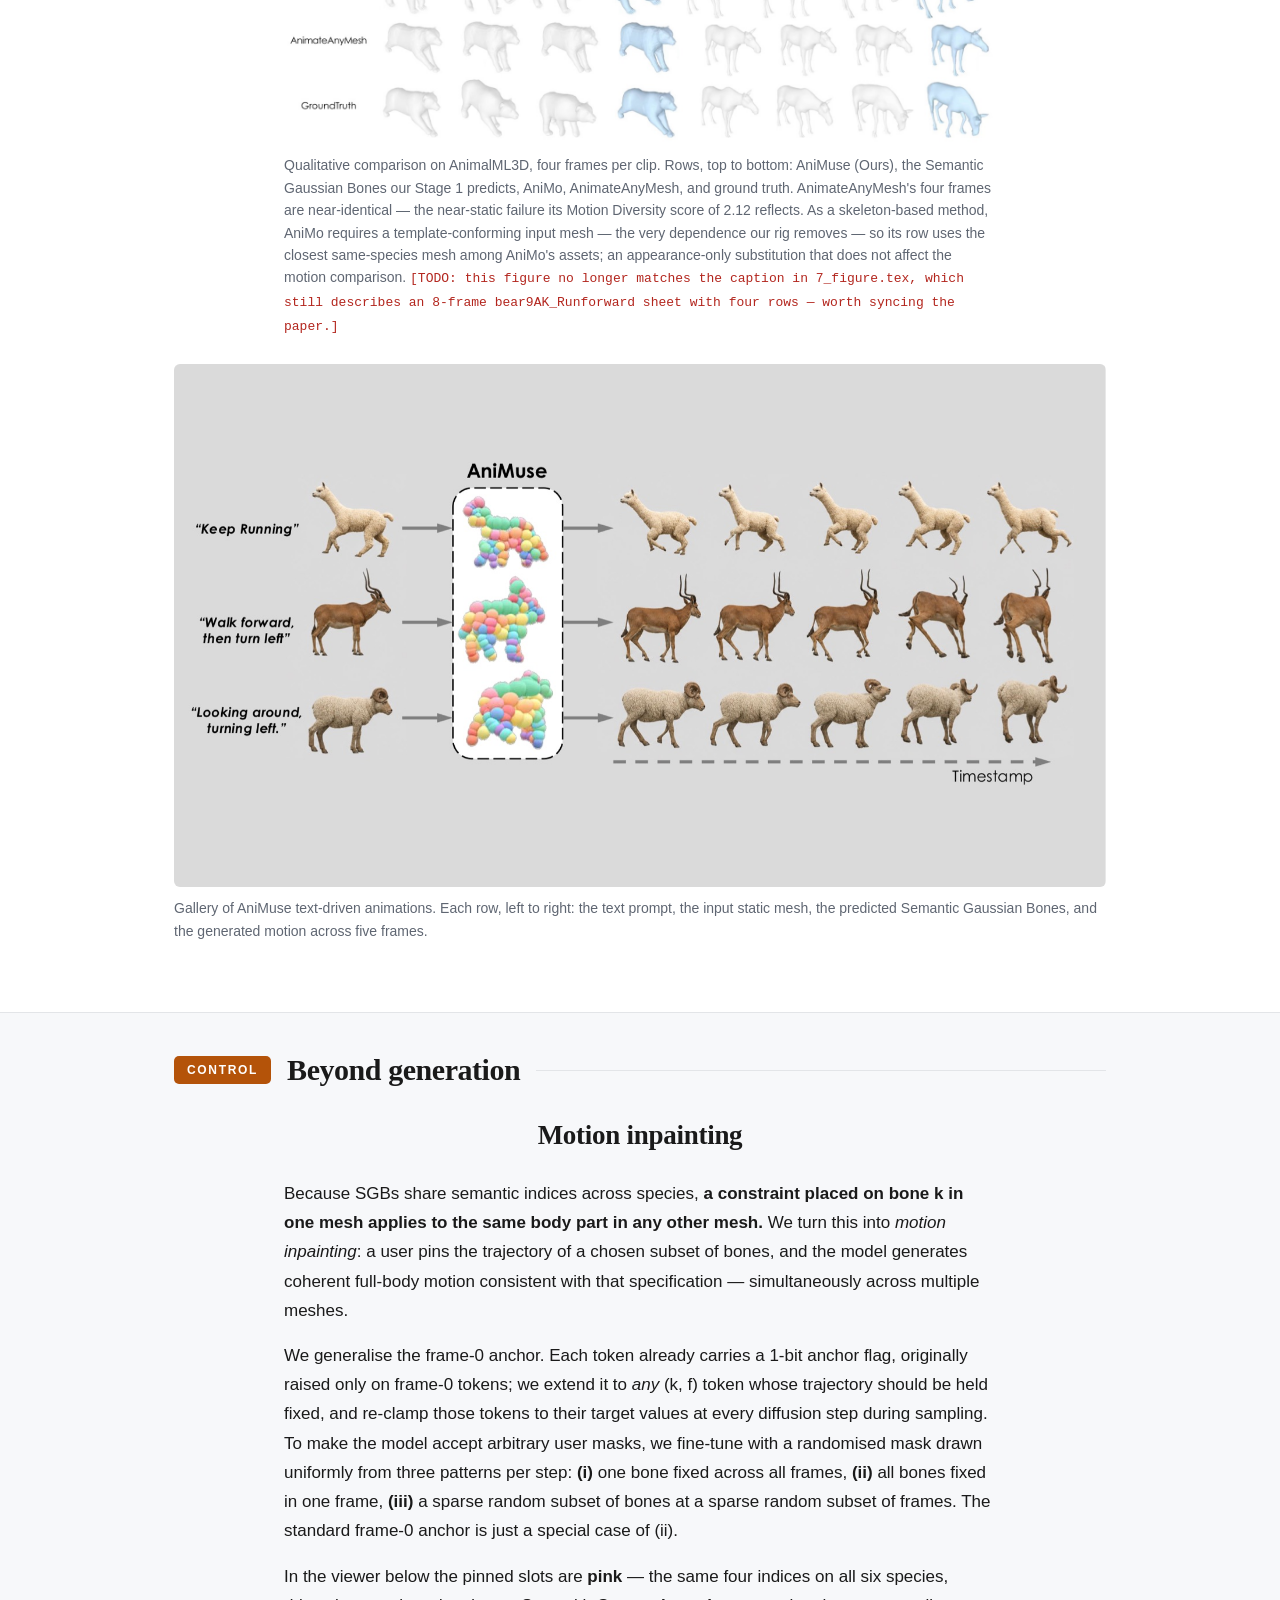
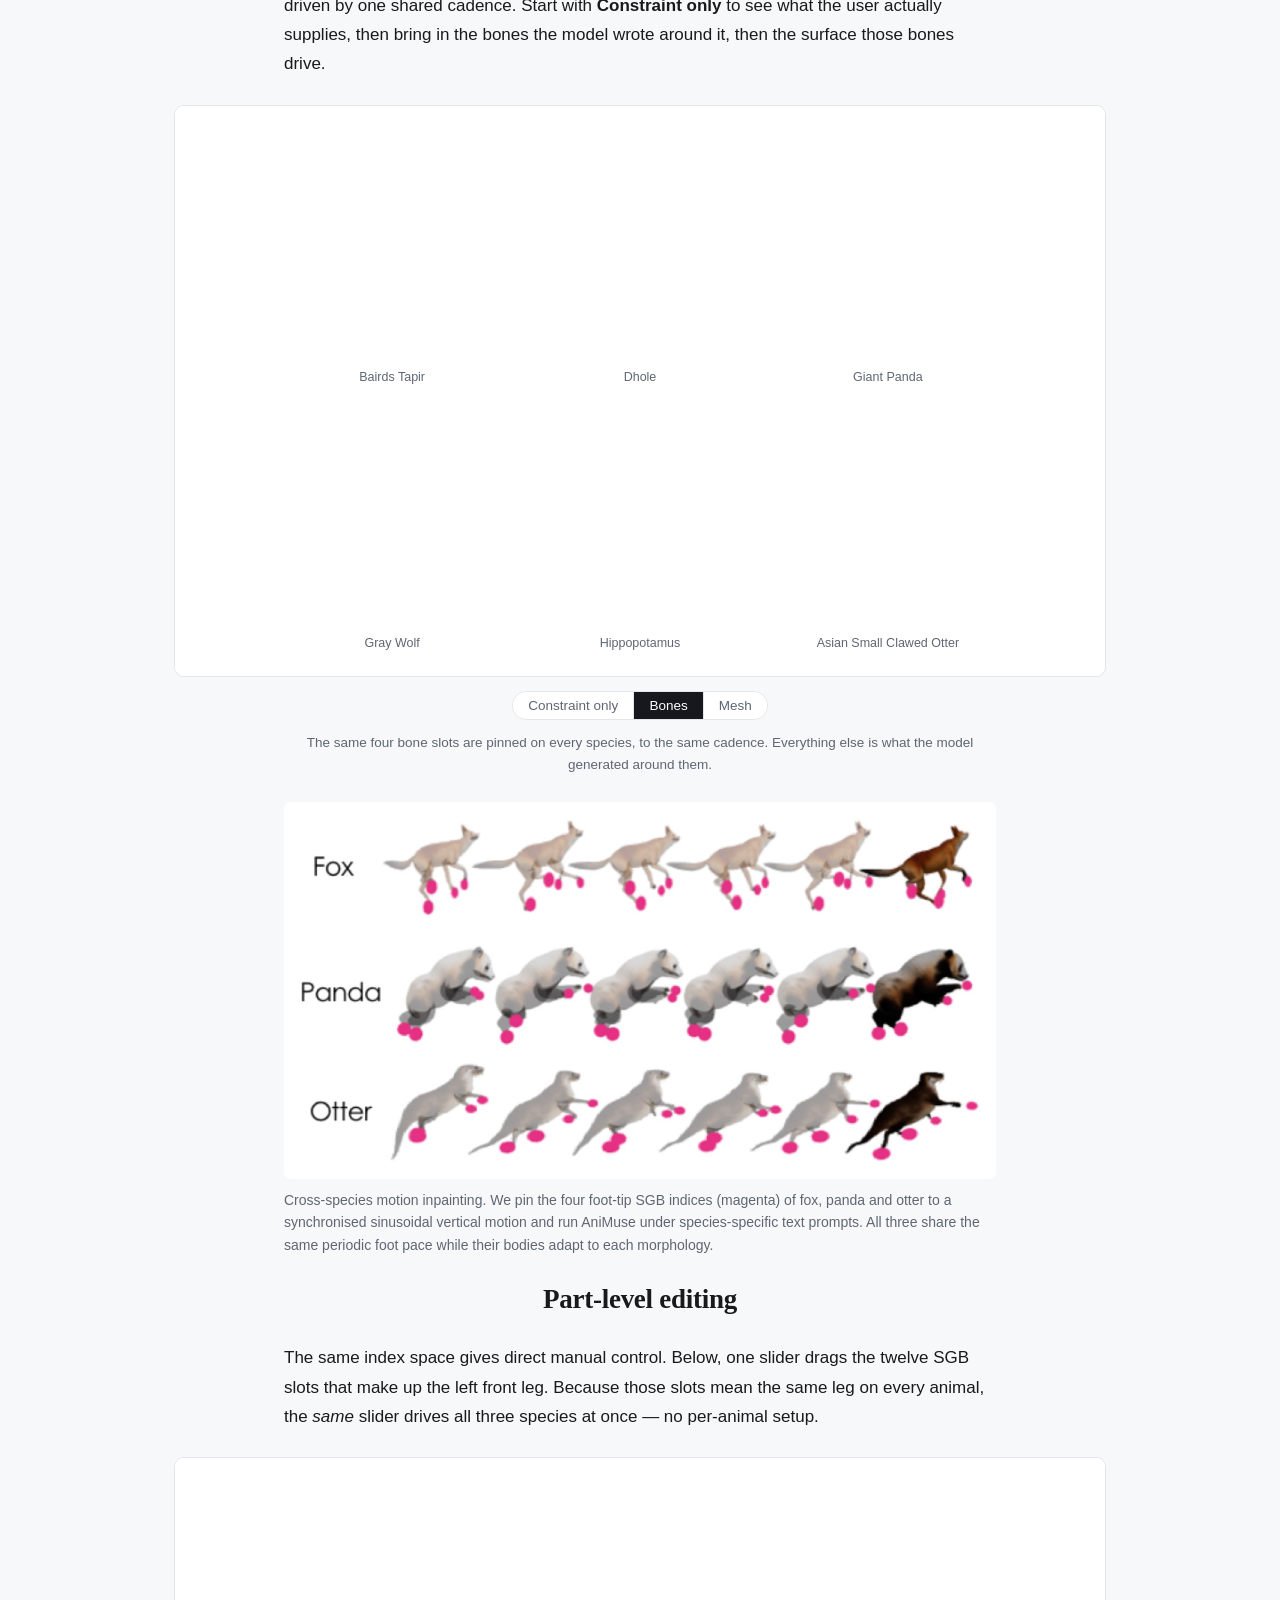
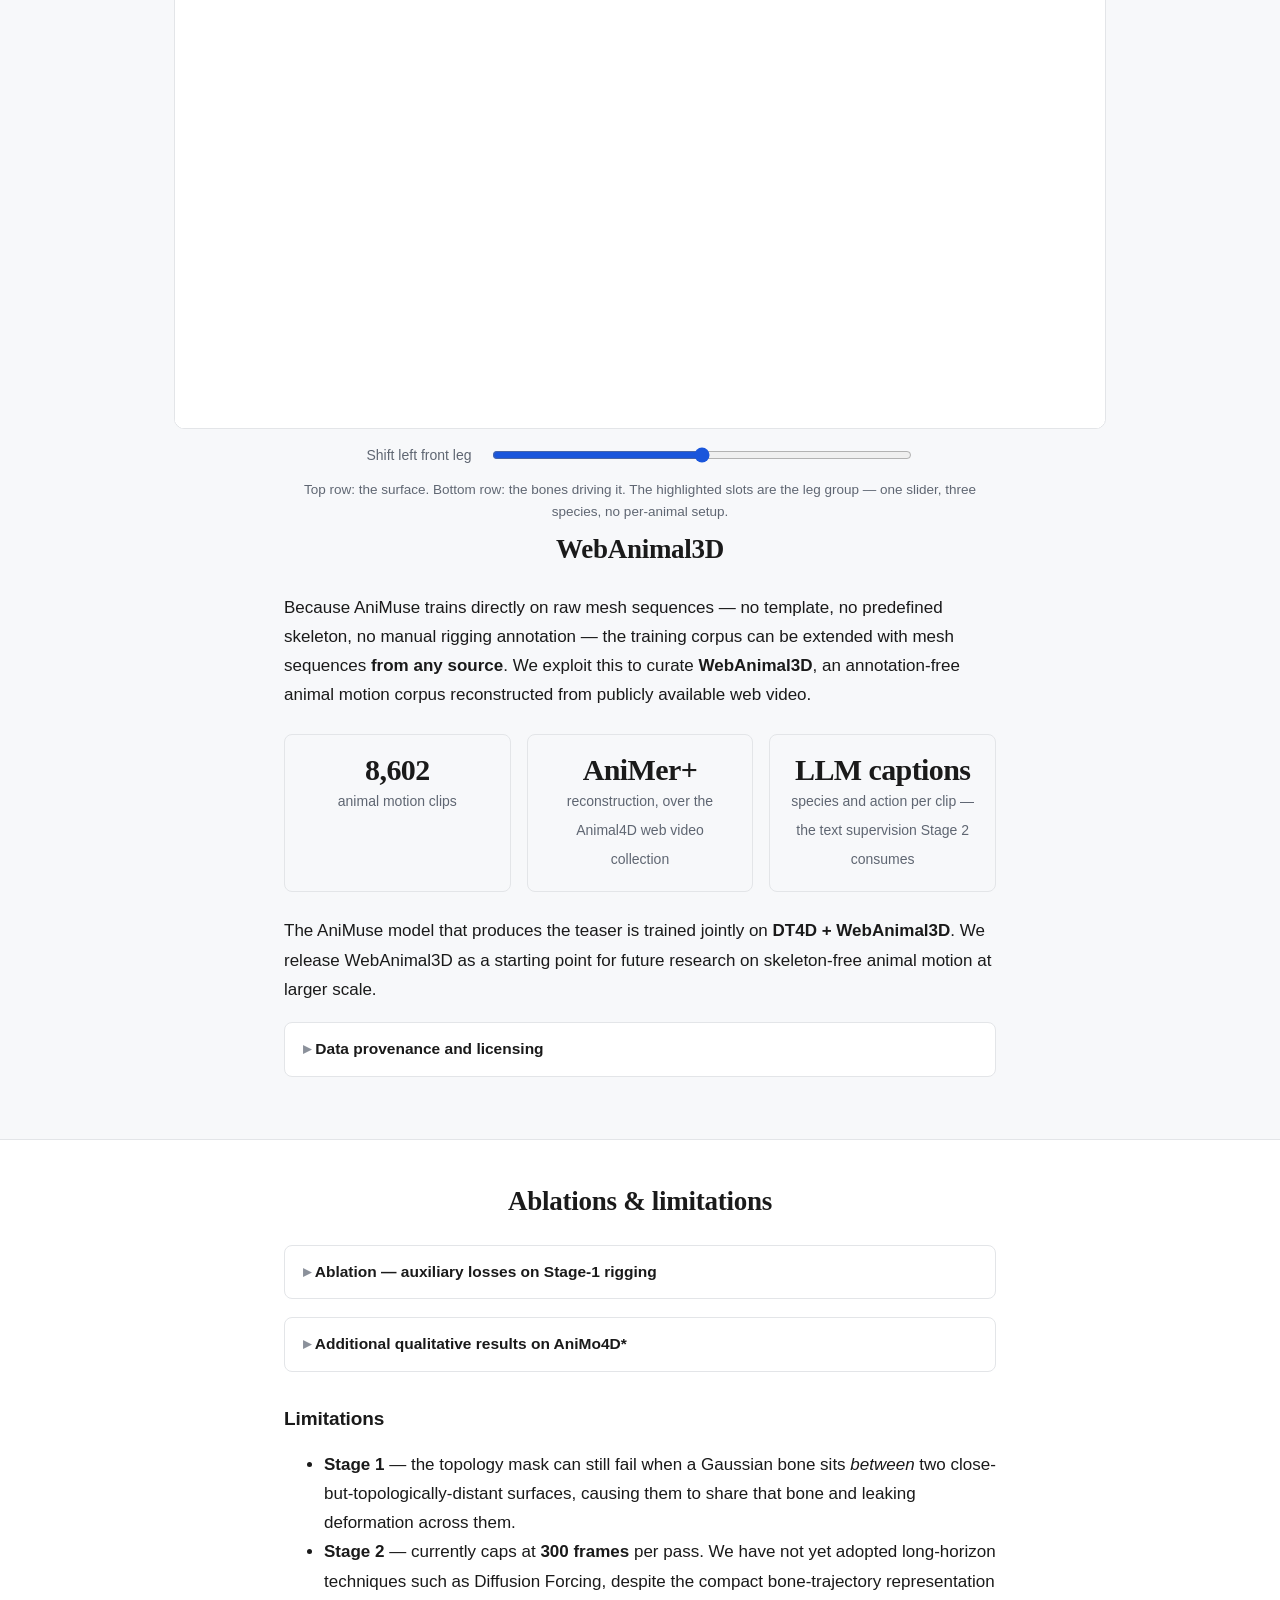
<file: legacy/index.html>
<!doctype html>
<html lang="en">
<head>
<meta charset="utf-8">
<meta name="viewport" content="width=device-width, initial-scale=1">
<title>AniMuse (v1, kept for reference) — Text-Driven Motion Generation via Semantic Gaussian Bones</title>
<meta name="robots" content="noindex, nofollow">
<meta name="description" content="AniMuse animates any raw animal mesh from a text prompt — no skeleton, no joint names, no manual rigging.">
<link rel="stylesheet" href="../css/style.css">
<link rel="icon" href="data:image/svg+xml,<svg xmlns='http://www.w3.org/2000/svg' viewBox='0 0 100 100'><text y='.9em' font-size='90'>🦊</text></svg>">
<script type="importmap">
{ "imports": {
    "three": "../vendor/three/three.module.js",
    "three/addons/": "../vendor/three/addons/"
} }
</script>
</head>
<body>

<nav class="nav">
  <div class="wrap">
    <span class="brand">AniMuse</span>
    <a href="#abstract">Abstract</a>
    <a href="#stage1">Stage 1</a>
    <a href="#stage2">Stage 2</a>
    <a href="#control">Control</a>
    <a href="#bibtex">BibTeX</a>
  </div>
</nav>

<header class="hero wrap">
  <span class="venue">Under Review · 2026</span>
  <h1>Night at the Museum:<br>Text-Driven Motion Generation via Semantic Gaussian Bones</h1>
  <p class="subtitle">Animating any raw animal mesh from text — with no skeleton, no joint names, and no manual rigging.</p>

  <p class="authors">
    Chenyang Xu<sup>1</sup> &nbsp;·&nbsp; Zeyu Jiang<sup>1</sup> &nbsp;·&nbsp; Guangzhao He<sup>2</sup> &nbsp;·&nbsp; Haoran Li<sup>1</sup> &nbsp;·&nbsp; Shichen Zhang<sup>1</sup><br>
    Juexiao Zhang<sup>1</sup> &nbsp;·&nbsp; Sihang Li<sup>1</sup> &nbsp;·&nbsp; Chen Feng<sup>1</sup> &nbsp;·&nbsp; Jing Zhang<sup>1</sup>
  </p>
  <p class="affil"><sup>1</sup>New York University &nbsp;&nbsp; <sup>2</sup>Cornell University &nbsp;·&nbsp; author list tentative</p>

  <div class="buttons">
    <a class="btn" href="#video">▶ Video</a>
  </div>
</header>

<section id="teaser">
  <div class="wrap">
    <figure>
      <img src="../assets/img/teaser.jpg" alt="AniMuse teaser: static animal meshes, their predicted Semantic Gaussian Bones, and the generated motion." loading="lazy" width="1600" height="700">
      <figcaption>
        <b>AniMuse brings static animal meshes to life from text.</b> From a single raw mesh and a prompt,
        AniMuse predicts Semantic Gaussian Bones (SGBs) and generates SE(3) bone trajectories to animate
        diverse species. The shared SGB index space also enables sparse control: users can clamp selected
        slots — such as the wallabies' ears — and inpaint the remaining full-body motion.
      </figcaption>
    </figure>
  </div>
</section>

<section id="abstract">
  <div class="wrap narrow">
    <h2>Abstract</h2>

    <p class="tldr">
      <b>TL;DR</b> — AniMuse animates <em>any</em> raw animal mesh from a text prompt, with
      <strong>no skeleton, no joint names, and no manual rigging</strong>. It learns 120
      <em>Semantic Gaussian Bones</em> that mean the same body part on every animal, then diffuses
      SE(3) trajectories over them — so you can also pin a few bones and let the model inpaint the rest.
    </p>

    <p>
      We introduce <b>AniMuse</b>, a two-stage framework for text-driven animal mesh animation directly
      from raw meshes, without predefined skeletons, joint names, or manual rigging. At its core are
      <b>Semantic Gaussian Bones</b> (SGBs), a compact skeleton-free deformation representation decoded
      from a globally shared learnable query book and trained through explicit linear blend skinning with
      topology-aware mask-gated weights. The shared query book yields stable cross-instance bone slots,
      providing a mesh-native control space for text-conditioned generation and SGB-slot motion
      inpainting. A DiT-based diffusion model generates per-bone SE(3) trajectories from text and
      geometric bone latents, while allowing users to clamp selected SGB slots and inpaint the remaining
      full-body motion. On DeformingThings4D, our rig reduces bidirectional CD-L1 by <b>39%</b> over the
      best neural skeleton baseline, and a forward-only variant achieves the lowest CD-L2 overall. On the
      out-of-domain AnimalML3D benchmark, AniMuse improves overall motion quality over skeleton-based and
      vertex-based baselines.
    </p>
  </div>
</section>

<section id="video">
  <div class="wrap narrow">
    <h2>Overview Video</h2>
    <div class="video-embed" data-youtube="J6a1tpsXST4">
      <button class="video-placeholder" type="button" aria-label="Play the AniMuse overview video">
        <span class="play">▶</span>
        <span>Overview video</span>
        <span class="hint">Loads from YouTube on click</span>
      </button>
    </div>
  </div>
</section>

<section id="problem">
  <div class="wrap narrow">
    <h2>Why animals are hard</h2>
    <p class="lead">
      A museum specimen preserves the shape of an animal, but not the motion that made it alive. A static
      3D animal mesh has the same problem: it captures limbs, proportions and species identity, but
      contains no recipe for how that body should move.
    </p>
    <p>
      For humans this is a solved bridge — SMPL and a standard skeleton connect <em>how to deform</em> with
      <em>what motion to generate</em>. Animals have no such template. Skeletal topology, limb count, body
      proportions and articulation patterns all vary across species. A universal animal animation system
      has to be morphologically flexible, computationally compact, and usable without per-species rigging
      annotation.
    </p>

    <h3>Two existing control spaces, two bottlenecks</h3>
    <div class="table-wrap">
      <table class="compare">
        <thead>
          <tr><th></th><th style="text-align:left">Skeleton-based</th><th style="text-align:left">Vertex-based</th></tr>
        </thead>
        <tbody>
          <tr><td>Examples</td><td style="text-align:left">AniMo, AnyTop, Dragon, OmniMotionGPT</td><td style="text-align:left">AnimateAnyMesh, ActionMesh</td></tr>
          <tr><td>Control space</td><td style="text-align:left">a joint hierarchy</td><td style="text-align:left">all <em>V</em> vertices</td></tr>
          <tr><td>Cost</td><td style="text-align:left">needs predefined joints, names, or per-species rigs</td><td style="text-align:left">scales as <em>O(V · F)</em></td></tr>
          <tr><td>Breaks when</td><td style="text-align:left">the mesh doesn't match the template</td><td style="text-align:left">the mesh is dense or the clip is long</td></tr>
        </tbody>
      </table>
    </div>

    <p class="takeaway">
      <strong>AniMuse takes a third space:</strong> compact like a skeleton, but learned directly from raw
      meshes and not tied to any fixed joint topology.
    </p>
  </div>
</section>

<section id="pipeline">
  <div class="wrap">
    <h2>Pipeline</h2>
    <figure>
      <img src="../assets/img/pipeline.jpg" alt="AniMuse two-stage pipeline diagram." loading="lazy">
      <figcaption>
        <b>AniMuse's two-stage pipeline.</b> <em>Top — Stage 1 (Rigging):</em> from a static mesh, a
        PointTransformer with a shared learnable query book predicts <em>K</em> Semantic Gaussian Bones and
        per-vertex rigging weights. <em>Bottom — Stage 2 (Generation):</em> a DiT denoises an SE(3)
        trajectory over the SGBs, conditioned on a text prompt and the Stage-1 per-bone latents; linear
        blend skinning recovers the deformed mesh sequence at decoding.
      </figcaption>
    </figure>
  </div>
</section>

<!-- ================= STAGE 1 ================= -->
<section id="stage1" class="stage-section">
  <div class="stage-mark"><span class="tag">Stage 1</span><span class="name">AniMuse Rigging</span><span class="rule"></span></div>
  <div class="wrap narrow">

    <h2>What is a Semantic Gaussian Bone?</h2>
    <p>
      A Semantic Gaussian Bone is a soft, oriented deformation handle — a 3D anisotropic Gaussian that
      replaces a skeletal bone in classical linear blend skinning:
    </p>
    <p class="eq">
      𝓑 = ( <b>c</b>, <b>s</b>, <b>q</b>, <b>h</b> )
      <span class="where">centre <b>c</b> ∈ ℝ³ · per-axis scale <b>s</b> ∈ ℝ³₊ · orientation quaternion
      <b>q</b> ∈ S³ · per-bone geometric latent <b>h</b> ∈ ℝᴰ</span>
    </p>
    <p>
      The Gaussian-bone parameters (<b>c</b>, <b>s</b>, <b>q</b>) follow RigMo. What makes an SGB
      <em>semantic</em> is <b>where it comes from</b>: every bone is decoded from one slot of a
      <b>globally shared learnable query book</b>. Because slot <em>k</em> decodes bone <em>k</em> on
      <em>every</em> input mesh, each slot settles into a stable cross-instance role — slot 37 is the same
      body part on a fox and on a warthog. That is what turns the SGB index into a control interface, and
      what makes <b>h</b> a meaningful conditioning token for Stage 2 rather than an instance-specific
      feature.
    </p>

    <div class="cards">
      <div class="card"><h5>Compact</h5><p>K = 120 ≪ V. The per-frame motion state is orders of magnitude smaller than a per-vertex trajectory, so long high-resolution sequences don't blow up the generator.</p></div>
      <div class="card"><h5>Skeleton-free</h5><p>SGBs are learned, not designed per species. One model handles every topology — no joint hierarchy, no joint names, no rig.</p></div>
      <div class="card"><h5>Grounded</h5><p>Each bone ships with a geometric context vector <b>h</b> at no extra cost, giving Stage 2 per-bone structural grounding for free.</p></div>
    </div>
  </div>

  <div class="wrap">
    <div class="viewer is-loading" id="v-split">
      <div class="viewer-frame">
        <div class="viewer-canvas"></div>
        <span class="split-label-left"></span>
        <span class="split-label-right"></span>
        <button class="split-divider" tabindex="0" aria-label="Drag to move the split between bones and mesh"></button>
      </div>
      <div class="viewer-chips"></div>
      <p class="viewer-note">Drag the divider to move the split. Drag anywhere else to orbit — both halves share one camera, so they can never fall out of step.</p>
    </div>
  </div>

  <div class="wrap narrow">
    <p>
      AniMuse Generation never touches the mesh. It produces a temporal sequence of SGB poses, and linear
      blend skinning is applied per frame at decoding time:
    </p>
    <p class="eq">
      v<sub>i</sub>¹ = Σ<sub>k</sub> w<sub>ik</sub> ( R<sub>k</sub><sup>rel</sup> (v<sub>i</sub>⁰ − c<sub>k</sub>⁰) + c<sub>k</sub>¹ ),
      &nbsp;&nbsp; R<sub>k</sub><sup>rel</sup> = R(q<sub>k</sub>¹) R(q<sub>k</sub>⁰)<sup>⊤</sup>
    </p>

    <h2>The same slot means the same part</h2>
    <p>
      Because every bone comes out of the same query slot, the SGB index is stable <em>across meshes</em>,
      not just within one. In the viewer below, bone colour is a ramp over the slot index — and it is the
      identical ramp on every animal. Hover any bone to see its counterpart on the other species.
    </p>
  </div>

  <div class="wrap">
    <div class="viewer is-loading" id="v-corr">
      <div class="viewer-frame"><div class="viewer-canvas h-sm"></div></div>
      <p class="corr-readout">Hover any bone — its counterpart lights up on every species.</p>
    </div>
  </div>

  <div class="wrap narrow">
    <h2>Topology-aware rigging</h2>
    <p>
      Rigging weights from a plain Gaussian softmax over K bones are <b>topology-unaware</b>: a quadruped's
      front and back legs are spatially close but topologically distant, so they attract weight from the
      same bones and leak deformation into each other.
    </p>
    <p>
      RigMo fixes this with exact mesh-surface geodesics. We get the same effect with a <b>K-ring topology
      mask</b> computed entirely as GPU sparse matrix multiplication — a binary mask M<sub>ik</sub> that
      <em>only disables</em> bones a vertex cannot topologically reach, while the softmax still supplies
      continuous magnitudes.
    </p>
    <p class="eq">
      w<sub>ik</sub> = M<sub>ik</sub> exp(−½ d<sub>ik</sub><sup>⊤</sup> S<sub>k</sub><sup>−2</sup> d<sub>ik</sub>)
      &nbsp;/&nbsp; Σ<sub>j</sub> M<sub>ij</sub> exp(−½ d<sub>ij</sub><sup>⊤</sup> S<sub>j</sub><sup>−2</sup> d<sub>ij</sub>)
      <span class="where">with d<sub>ik</sub> = R(q<sub>k</sub>)<sup>⊤</sup>(v<sub>i</sub> − c<sub>k</sub>) and S<sub>k</sub> = diag(s<sub>k</sub>) — a Mahalanobis exponent evaluated in each bone's own frame.</span>
    </p>

    <div class="table-wrap">
      <table class="compare">
        <thead><tr><th style="text-align:left">Knob</th><th style="text-align:left">Value</th><th style="text-align:left">What it does</th></tr></thead>
        <tbody>
          <tr><td style="text-align:left">Physical reach ρ</td><td style="text-align:left">0.2</td><td style="text-align:left">BFS radius around each bone. With mean edge length ē it sets the hop budget k<sub>hops</sub> = ⌊ρ/ē⌋, keeping the gate constant in <em>physical</em> units regardless of vertex count.</td></tr>
          <tr><td style="text-align:left">Delay scale β</td><td style="text-align:left">0.7</td><td style="text-align:left">Converts each seed's Euclidean offset from the bone centre into a delay in BFS iterations, so far seeds activate later than near ones.</td></tr>
          <tr><td style="text-align:left">Fallback count K<sub>near</sub></td><td style="text-align:left">—</td><td style="text-align:left">Any vertex with no reachable bone is force-attached to its K<sub>near</sub> nearest bones, guaranteeing full coverage.</td></tr>
        </tbody>
      </table>
    </div>

    <h2>Self-supervised training</h2>
    <p>
      We supervise the rig <b>through differentiable mesh deformation</b> — no rigging ground truth is ever
      used. Given two posed meshes V<sup>a</sup>, V<sup>b</sup> from the same animation, the network
      independently predicts an SGB set for each, and we minimise a <b>symmetric</b> reconstruction loss
      across both deformation directions:
    </p>
    <p class="eq">ℒ<sub>rig</sub> = ℒ<sup>a→b</sup> + ℒ<sup>b→a</sup> + λ<sub>s</sub> · ℒ<sub>scale</sub></p>
    <p>
      The bidirectional form makes every predicted SGB set act as <em>both</em> source and target rig within
      a training step — doubling supervision per frame pair and avoiding any privileged "rest" frame.
      Because the whole path is differentiable, gradients flow back through the rigging weights into bone
      placement, scale, orientation, and the per-bone latent.
    </p>

    <h4>Why the scale loss matters</h4>
    <p class="takeaway">
      Trained on the ℓ₂ term alone, the network finds a degenerate shortcut: instead of <em>rotating</em>
      each bone to track its part, it shifts the bone centre and shrinks the anisotropic scale, so every
      bone collapses to an isotropic sphere and deformation is explained almost entirely by translation.
      Normal consistency alleviates this but doesn't kill it — the bones can still use frame-to-frame scale
      fluctuation to fake rotation. <strong>ℒ<sub>scale</sub></strong> ties the scales predicted from two
      different poses of the same mesh together, locking bone geometry across frames and forcing genuine
      rotation.
    </p>

    <h2>Rigging results</h2>
    <p>
      This experiment isolates Stage 1: extract a rig from a rest-pose mesh, use it to deform that mesh onto
      a posed target, and measure the residual. On the animal subset of <b>DeformingThings4D</b> (25 species)
      we sample 40 pairs per species; targets come either from the <em>same</em> sequence (<b>per-motion</b>)
      or a <em>different</em> sequence of the same species (<b>cross-motion</b>), the latter probing whether a
      rig generalises beyond the motion it was extracted from.
    </p>
  </div>

  <div class="wrap">
    <div class="viewer is-loading" id="v-stage1">
      <div class="viewer-frame"><div class="viewer-canvas h-md"></div></div>
      <div class="viewer-labels"></div>
      <div class="viewer-chips"></div>
      <p class="viewer-note">Ground truth, the SGBs predicted from the rest pose, and the mesh our rig deforms — same instant, same camera. Drag to orbit.</p>
    </div>
  </div>

  <div class="wrap narrow">
    <div class="table-wrap">
      <table>
        <caption><b>Table 1 — Rigging evaluation on DeformingThings4D</b> (25 species). Bidirectional Chamfer Distance (↓) between the LBS-deformed and target meshes. Worst 1% of pairs excluded as optimisation outliers.</caption>
        <thead>
          <tr><th rowspan="2">Method</th><th colspan="2">Per-Motion</th><th colspan="2">Cross-Motion</th></tr>
          <tr><th>CD-L1 ↓</th><th>CD-L2 ↓</th><th>CD-L1 ↓</th><th>CD-L2 ↓</th></tr>
        </thead>
        <tbody>
          <tr><td>UniRig + Opt.</td><td>0.0228</td><td>0.0076</td><td>0.0318</td><td>0.0108</td></tr>
          <tr><td>Puppeteer + Opt.</td><td>0.0306</td><td>0.0065</td><td>0.0451</td><td>0.0122</td></tr>
          <tr class="ours"><td><b>AniMuse + Opt.</b></td><td class="best">0.0138</td><td>0.0056</td><td class="best">0.0198</td><td>0.0083</td></tr>
          <tr class="ours"><td><b>AniMuse (network only)</b></td><td>0.0283</td><td class="best">0.0050</td><td>0.0372</td><td class="best">0.0075</td></tr>
        </tbody>
      </table>
    </div>

    <p class="takeaway">
      Under matched optimisation, AniMuse cuts the best skeleton baseline's CD-L1 by <strong>39%</strong>
      per-motion (0.0228 → 0.0138) and <strong>38%</strong> cross-motion (0.0318 → 0.0198).
      The <strong>network-only</strong> variant — no per-pair fitting at all — still takes the lowest CD-L2
      in both settings: a single forward pass matches several hundred steps of test-time optimisation on
      top of the skeleton baselines.
    </p>
  </div>
</section>

<!-- ================= STAGE 2 ================= -->
<section id="stage2">
  <div class="stage-mark"><span class="tag">Stage 2</span><span class="name">AniMuse Generation</span><span class="rule"></span></div>
  <div class="wrap narrow">

    <h2>SE(3) trajectory diffusion</h2>
    <p>
      Conditioned on the rest-pose SGB set from Stage 1 and a text prompt, Stage 2 generates an
      <em>F</em>-frame trajectory. The (k, f)-th token encodes bone <em>k</em> at frame <em>f</em> as a
      9-D vector:
    </p>
    <p class="eq">
      T<sub>k,f</sub> = [ c<sub>k,f</sub> , r<sup>6D</sup><sub>k,f</sub> ] ∈ ℝ⁹
      <span class="where">a bone centre plus a 6-D continuous rotation. Per-bone scale is held at its rest value — the trajectory never predicts scale.</span>
    </p>
    <p>
      Unlike latent-space approaches such as RigMo, our diffusion runs <b>directly in SE(3) parameter
      space</b> — there is no autoencoder wrapped around the trajectory. Standard DDPM training, cosine
      ᾱ<sub>t</sub> schedule, x₀-prediction, and an L2 loss split by translation and rotation channels.
      Frame 0 is held to its clean target throughout noising and sampling, acting as a fixed identity
      anchor the rest of the trajectory denoises around. 50 DDIM steps at sampling.
    </p>

    <h2>Network design</h2>
    <p>
      The denoiser is a standard <b>DiT</b>. We flatten the K × F trajectory grid into L = K·F tokens, with
      bone and frame indices encoded by a <b>2-D rotary positional embedding</b> on the self-attention
      queries and keys. Because self-attention runs over the flat sequence, it mixes spatial (cross-bone)
      and temporal (cross-frame) context in a single pass.
    </p>
    <div class="cards">
      <div class="card"><h5>Text conditioning</h5><p>A frozen <b>umT5-XXL</b> encoder produces e<sub>text</sub>; every block cross-attends to it.</p></div>
      <div class="card"><h5>Geometry conditioning</h5><p>The Stage-1 prefix p<sub>k</sub> = [ s<sub>k</sub> ‖ h<sub>k</sub> ] is projected once and consumed by <em>every</em> block as cross-attention keys/values, in parallel with the text stream — so each motion token can retrieve its bone's geometric identity at every depth.</p></div>
    </div>

    <details>
      <summary>Full configuration</summary>
      <div class="table-wrap">
        <table class="compare">
          <thead><tr><th></th><th style="text-align:left">Stage 1</th><th style="text-align:left">Stage 2</th></tr></thead>
          <tbody>
            <tr><td>Backbone</td><td style="text-align:left">5-block PointTransformer, widths 512–2048</td><td style="text-align:left">16-layer DiT, hidden 512</td></tr>
            <tr><td>Input</td><td style="text-align:left">4096-point cloud (FPS)</td><td style="text-align:left">K × F trajectory grid</td></tr>
            <tr><td>Bones K</td><td style="text-align:left">120</td><td style="text-align:left">120</td></tr>
            <tr><td>Query book</td><td style="text-align:left">D = 512, globally shared</td><td style="text-align:left">—</td></tr>
            <tr><td>Text encoder</td><td style="text-align:left">—</td><td style="text-align:left">frozen umT5-XXL</td></tr>
            <tr><td>Mask params</td><td style="text-align:left">ρ = 0.2, β = 0.7</td><td style="text-align:left">—</td></tr>
            <tr><td>Objective</td><td style="text-align:left">ℓ₂ + ℒ<sub>normal</sub> + ℒ<sub>scale</sub>, bidirectional</td><td style="text-align:left">DDPM, x₀-prediction, cosine schedule</td></tr>
            <tr><td>Optimiser</td><td style="text-align:left">AdamW, lr 2×10⁻⁵, no warmup</td><td style="text-align:left">AdamW, lr 5×10⁻⁵, no warmup</td></tr>
            <tr><td>Sampling</td><td style="text-align:left">—</td><td style="text-align:left">50 DDIM steps</td></tr>
          </tbody>
        </table>
      </div>
    </details>

    <h2>Motion generation results</h2>
    <p>
      We compare against the two representative paradigms: <b>AniMo</b> (bone-based, joint-level transforms
      over a learned skeleton) and <b>AnimateAnyMesh</b> (mesh-based, per-vertex trajectories). Training
      uses <b>AniMo4D*</b>, our reproduction of the AniMo training set — only their curation <em>tool</em>
      was open-sourced, not the dataset, so we rebuilt the corpus from scratch with their pipeline,
      obtaining <b>75,083</b> clips against the 78,149 reported originally. AniMuse and AniMo are both
      trained on AniMo4D*; AnimateAnyMesh uses its released checkpoint. All three are tested on
      <b>AnimalML3D</b>, which is fully <b>out-of-distribution</b> with respect to AniMo4D*.
    </p>

    <h4>How we evaluate</h4>
    <p>
      Per-frame distance metrics don't capture whether an animation <em>reads</em> correctly. We use a
      <b>pairwise vision–language judge</b>: render 8 frames sampled uniformly along each generated
      sequence, stack two methods' renders on the <em>same</em> mesh and prompt into a 2×8 contact sheet,
      and have a strong VLM score each row independently 1–5 on six attributes. Three pairwise tracks
      centred on AniMuse (vs. GT, vs. AniMo, vs. AnimateAnyMesh); we report each method's mean
      per-attribute score.
    </p>

    <div class="table-wrap">
      <table>
        <caption><b>Table 2 — Pairwise VLM evaluation on AnimalML3D</b> (out-of-domain). Higher is better.</caption>
        <thead>
          <tr><th>Method</th><th>Action<br>Alignment</th><th>Pose<br>Plausibility</th><th>Motion<br>Coherence</th><th>Motion<br>Diversity</th><th>Visual<br>Integrity</th><th>Species<br>Consistency</th><th>Overall ↑</th></tr>
        </thead>
        <tbody>
          <tr class="ours"><td><b>AniMuse (Ours)</b></td><td class="best">2.92</td><td>3.89</td><td>4.15</td><td class="best">3.12</td><td>4.20</td><td>4.22</td><td class="best">3.50</td></tr>
          <tr><td>AnimateAnyMesh</td><td>2.24</td><td class="best">4.04</td><td class="best">4.40</td><td>2.12</td><td class="best">4.41</td><td class="best">4.24</td><td>3.16</td></tr>
          <tr><td>AniMo</td><td>2.60</td><td>3.03</td><td>3.33</td><td>3.10</td><td>3.46</td><td>3.84</td><td>3.05</td></tr>
          <tr class="ref rule-above"><td>GT (reference)</td><td>4.14</td><td>4.60</td><td>4.79</td><td>4.42</td><td>4.82</td><td>4.63</td><td>4.56</td></tr>
        </tbody>
      </table>
    </div>

    <p class="takeaway">
      AnimateAnyMesh wins the "looks clean" attributes for a simple reason — <strong>it barely moves</strong>.
      Its Motion Diversity collapses to 1.00 on the <code>bear9AK_Runforward</code> sample, and a near-static
      sequence is trivially coherent and visually intact. AniMuse leads on the attributes that actually
      measure whether the prompt was followed: <strong>Action Alignment</strong>, <strong>Motion
      Diversity</strong>, and <strong>Overall Quality</strong>.
    </p>

    <figure>
      <img src="../assets/img/eval.jpg" alt="Eight-frame contact sheet comparing AniMuse, AnimateAnyMesh, AniMo and ground truth." loading="lazy">
      <figcaption>
        Qualitative comparison on AnimalML3D, four frames per clip. Rows, top to bottom: AniMuse (Ours),
        the Semantic Gaussian Bones our Stage 1 predicts, AniMo, AnimateAnyMesh, and ground truth.
        AnimateAnyMesh's four frames are near-identical — the near-static failure its Motion Diversity
        score of 2.12 reflects. As a skeleton-based method, AniMo requires a template-conforming input mesh
        — the very dependence our rig removes — so its row uses the closest same-species mesh among
        AniMo's assets; an appearance-only substitution that does not affect the motion comparison.
        <span class="todo">[TODO: this figure no longer matches the caption in 7_figure.tex, which still
        describes an 8-frame bear9AK_Runforward sheet with four rows — worth syncing the paper.]</span>
      </figcaption>
    </figure>
  </div>

  <div class="wrap">
    <figure>
      <img src="../assets/img/gallery.jpg" alt="Gallery of AniMuse text-driven animations on diverse animal meshes." loading="lazy">
      <figcaption>
        Gallery of AniMuse text-driven animations. Each row, left to right: the text prompt, the input
        static mesh, the predicted Semantic Gaussian Bones, and the generated motion across five frames.
      </figcaption>
    </figure>
  </div>
</section>

<!-- ================= CONTROL ================= -->
<section id="control" class="stage-section">
  <div class="stage-mark"><span class="tag">Control</span><span class="name">Beyond generation</span><span class="rule"></span></div>
  <div class="wrap narrow">

    <h2>Motion inpainting</h2>
    <p>
      Because SGBs share semantic indices across species, <b>a constraint placed on bone k in one mesh
      applies to the same body part in any other mesh.</b> We turn this into <em>motion inpainting</em>: a
      user pins the trajectory of a chosen subset of bones, and the model generates coherent full-body
      motion consistent with that specification — simultaneously across multiple meshes.
    </p>
    <p>
      We generalise the frame-0 anchor. Each token already carries a 1-bit anchor flag, originally raised
      only on frame-0 tokens; we extend it to <em>any</em> (k, f) token whose trajectory should be held
      fixed, and re-clamp those tokens to their target values at every diffusion step during sampling. To
      make the model accept arbitrary user masks, we fine-tune with a randomised mask drawn uniformly from
      three patterns per step: <b>(i)</b> one bone fixed across all frames, <b>(ii)</b> all bones fixed in
      one frame, <b>(iii)</b> a sparse random subset of bones at a sparse random subset of frames. The
      standard frame-0 anchor is just a special case of (ii).
    </p>
    <p>
      In the viewer below the pinned slots are <b>pink</b> — the same four indices on all six species,
      driven by one shared cadence. Start with <b>Constraint only</b> to see what the user actually
      supplies, then bring in the bones the model wrote around it, then the surface those bones drive.
    </p>
  </div>

  <div class="wrap">
    <div class="viewer is-loading" id="v-inpaint">
      <div class="viewer-frame"><div class="viewer-canvas h-lg"></div><div class="grid-labels"></div></div>
      <div class="viewer-controls">
        <span class="seg">
          <button data-mode="feet">Constraint only</button>
          <button data-mode="bones" class="on">Bones</button>
          <button data-mode="mesh">Mesh</button>
        </span>
      </div>
      <p class="viewer-note">The same four bone slots are pinned on every species, to the same cadence. Everything else is what the model generated around them.</p>
    </div>
  </div>

  <div class="wrap narrow">
    <figure>
      <img src="../assets/img/inpaint.jpg" alt="Cross-species motion inpainting figure." loading="lazy">
      <figcaption>
        Cross-species motion inpainting. We pin the four foot-tip SGB indices (magenta) of fox, panda and
        otter to a synchronised sinusoidal vertical motion and run AniMuse under species-specific text
        prompts. All three share the same periodic foot pace while their bodies adapt to each morphology.
      </figcaption>
    </figure>

    <h2>Part-level editing</h2>
    <p>
      The same index space gives direct manual control. Below, one slider drags the twelve SGB slots that
      make up the left front leg. Because those slots mean the same leg on every animal, the <em>same</em>
      slider drives all three species at once — no per-animal setup.
    </p>
  </div>

  <div class="wrap">
    <div class="viewer is-loading" id="v-edit">
      <div class="viewer-frame"><div class="viewer-canvas h-lg"></div></div>
      <div class="viewer-controls">
        <label for="edit-slider">Shift left front leg</label>
        <input class="edit-slider" id="edit-slider" type="range" min="-100" max="100" value="0" step="1">
      </div>
      <p class="viewer-note">Top row: the surface. Bottom row: the bones driving it. The highlighted slots are the leg group — one slider, three species, no per-animal setup.</p>
    </div>
  </div>

  <div class="wrap narrow">
    <h2>WebAnimal3D</h2>
    <p>
      Because AniMuse trains directly on raw mesh sequences — no template, no predefined skeleton, no
      manual rigging annotation — the training corpus can be extended with mesh sequences <b>from any
      source</b>. We exploit this to curate <b>WebAnimal3D</b>, an annotation-free animal motion corpus
      reconstructed from publicly available web video.
    </p>
    <div class="stats">
      <div class="stat"><b>8,602</b><span>animal motion clips</span></div>
      <div class="stat"><b>AniMer+</b><span>reconstruction, over the Animal4D web video collection</span></div>
      <div class="stat"><b>LLM captions</b><span>species and action per clip — the text supervision Stage 2 consumes</span></div>
    </div>
    <p>
      The AniMuse model that produces the teaser is trained jointly on <b>DT4D + WebAnimal3D</b>. We release
      WebAnimal3D as a starting point for future research on skeleton-free animal motion at larger scale.
    </p>

    <details>
      <summary>Data provenance and licensing</summary>
      <p>
        The three corpora are built by independent pipelines and contain no overlapping motion sequences.
        DT4D is the publicly released benchmark of Li et al. AniMo4D* is regenerated solely from AniMo's
        curation tool, whose original dataset was not released; we provide our reproduction recipe only to
        support apples-to-apples evaluation. WebAnimal3D contains mesh trajectories reconstructed via
        AniMer+ from a publicly available web video corpus — we plan to release the mesh-level motion data
        and captions, but not the underlying videos.
      </p>
    </details>
  </div>
</section>

<section id="ablations">
  <div class="wrap narrow">
    <h2>Ablations &amp; limitations</h2>

    <details>
      <summary>Ablation — auxiliary losses on Stage-1 rigging</summary>
      <div class="table-wrap">
        <table>
          <caption>DT4D subset. CD-L2 in units of 10⁻⁴.</caption>
          <thead>
            <tr><th rowspan="2">Loss configuration</th><th colspan="2">Per-Motion</th><th colspan="2">Cross-Motion</th></tr>
            <tr><th>CD-L1 ↓</th><th>CD-L2 ↓</th><th>CD-L1 ↓</th><th>CD-L2 ↓</th></tr>
          </thead>
          <tbody>
            <tr><td>ℓ₂ only</td><td>0.0139</td><td>4.64</td><td>0.0147</td><td>4.83</td></tr>
            <tr><td>ℓ₂ + ℒ<sub>normal</sub></td><td>0.0111</td><td>3.45</td><td>0.0110</td><td>2.11</td></tr>
            <tr><td>ℓ₂ + ℒ<sub>scale</sub></td><td>0.0108</td><td>2.57</td><td>0.0123</td><td>2.88</td></tr>
            <tr class="ours"><td><b>ℓ₂ + ℒ<sub>normal</sub> + ℒ<sub>scale</sub></b></td><td class="best">0.0108</td><td class="best">2.50</td><td class="best">0.0109</td><td class="best">2.05</td></tr>
          </tbody>
        </table>
      </div>
      <p>
        Either auxiliary loss already beats the ℓ₂-only baseline on every metric, but only the combination
        wins all four columns — confirming that the two terms address complementary failure modes.
      </p>
    </details>

    <details>
      <summary>Additional qualitative results on AniMo4D*</summary>
      <figure>
        <img src="../assets/img/figure2.jpg" alt="Additional qualitative results on AniMo4D*." loading="lazy">
      </figure>
    </details>

    <h3>Limitations</h3>
    <ul>
      <li><b>Stage 1</b> — the topology mask can still fail when a Gaussian bone sits <em>between</em> two
        close-but-topologically-distant surfaces, causing them to share that bone and leaking deformation
        across them.</li>
      <li><b>Stage 2</b> — currently caps at <b>300 frames</b> per pass. We have not yet adopted
        long-horizon techniques such as Diffusion Forcing, despite the compact bone-trajectory
        representation being naturally suited to minute-long generation.</li>
    </ul>
  </div>
</section>

<section id="bibtex">
  <div class="wrap narrow">
    <h2>BibTeX</h2>
<pre><code>@article{animuse2026,
  title   = {Night at the Museum: Text-Driven Motion Generation via Semantic Gaussian Bones},
  author  = {Anonymous},
  journal = {ACM Transactions on Graphics (TOG)},
  year    = {2026}
}</code></pre>
    <p class="todo">[TODO: final citation once the submission is de-anonymised]</p>
  </div>
</section>

<footer>
  <div class="wrap">
    <p>Layout after the <a href="https://nerfies.github.io">Nerfies</a> project page. Interactive viewers built with three.js.</p>
  </div>
</footer>

<script type="module" src="../js/main.js"></script>
</body>
</html>
</file>
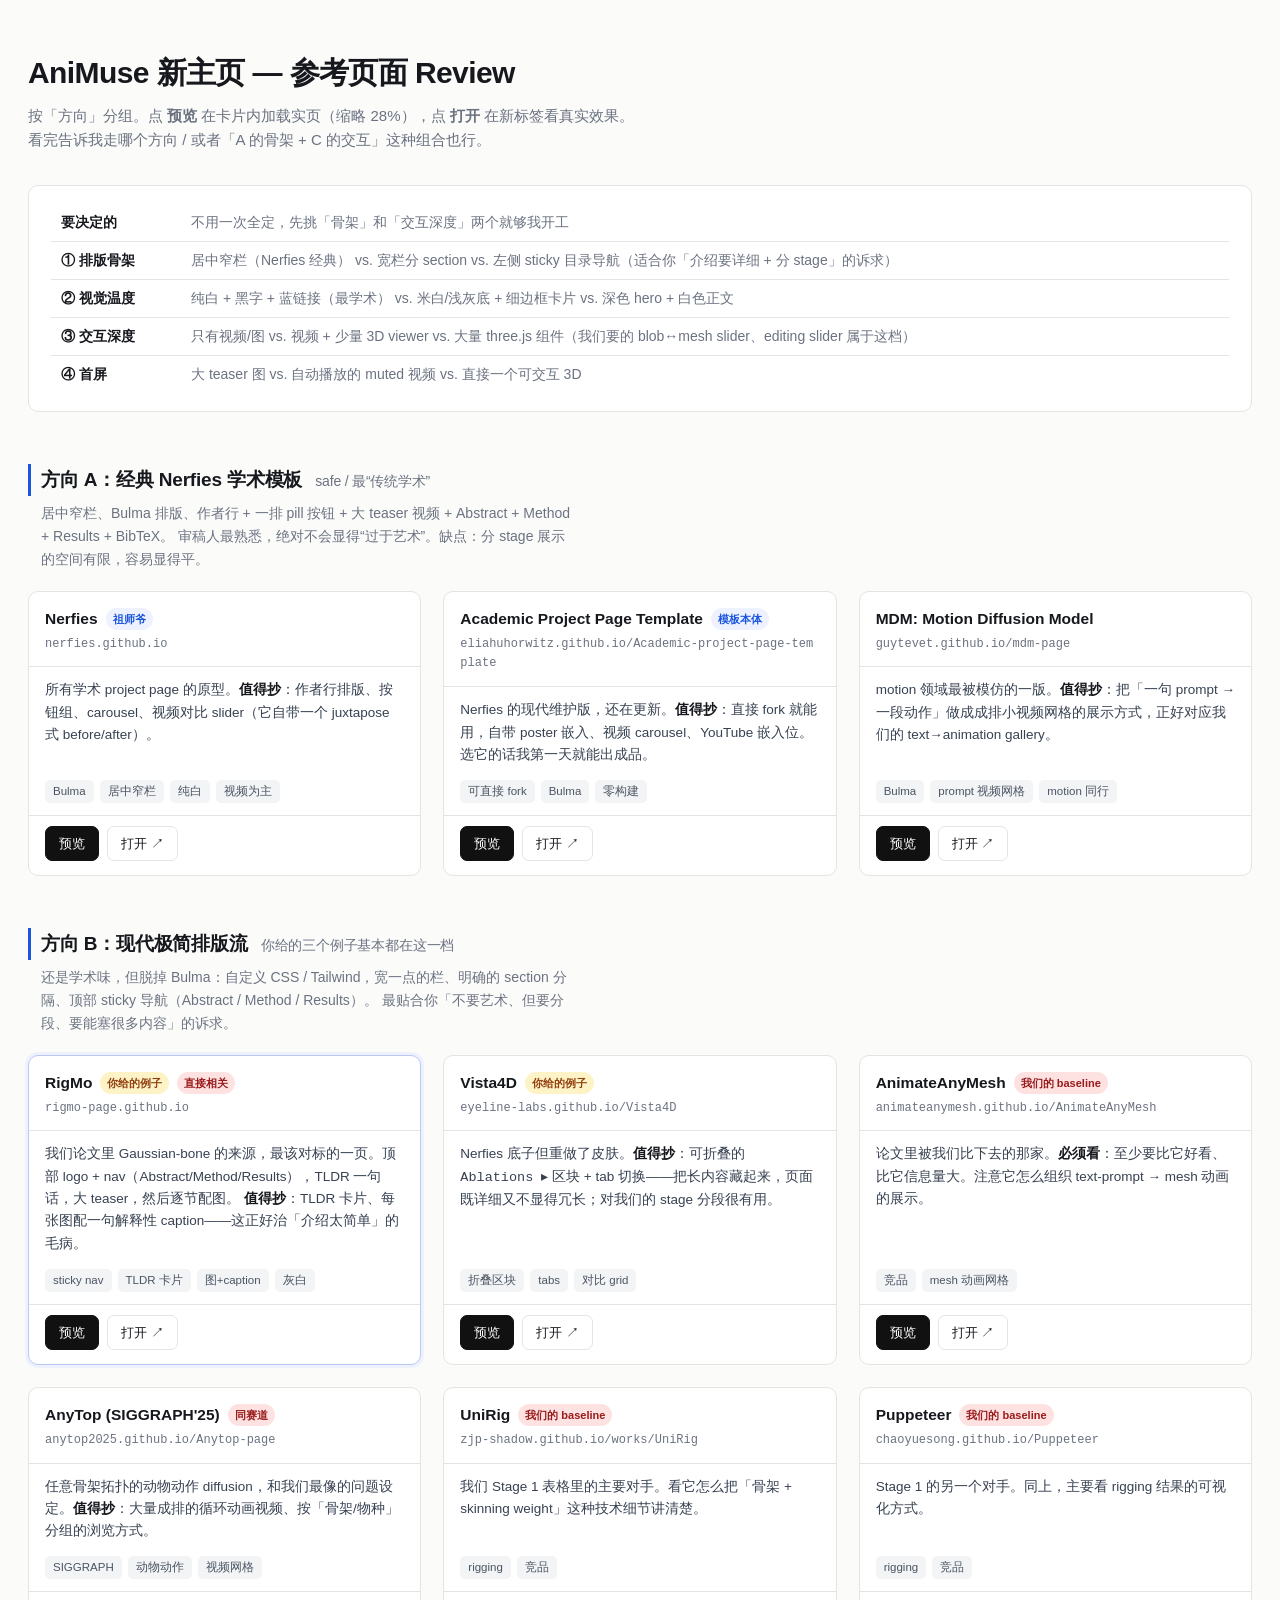
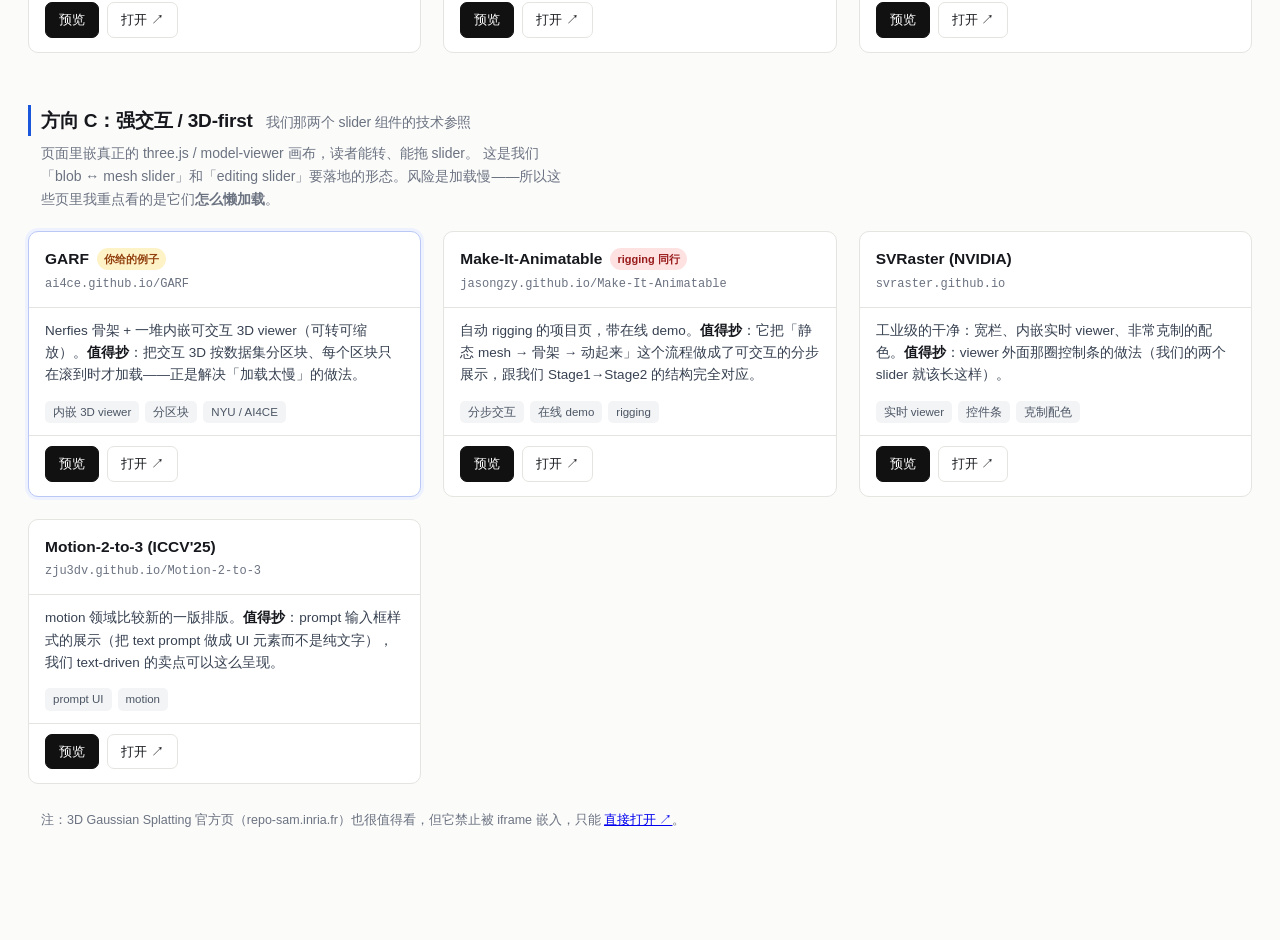
<file: references/index.html>
<!doctype html>
<html lang="zh">
<head>
<meta charset="utf-8">
<meta name="viewport" content="width=device-width,initial-scale=1">
<title>AniMuse Page — 参考页面 Review</title>
<style>
  :root{
    --bg:#fbfbfa; --fg:#16181d; --muted:#6b7280; --line:#e4e4e0;
    --card:#ffffff; --accent:#1a56db; --accent-soft:#eef2ff;
    --tag:#f3f4f6;
  }
  *{box-sizing:border-box}
  body{margin:0;background:var(--bg);color:var(--fg);
    font:15px/1.65 -apple-system,BlinkMacSystemFont,"Segoe UI","PingFang SC","Hiragino Sans GB",Roboto,sans-serif;}
  .wrap{max-width:1280px;margin:0 auto;padding:48px 28px 96px}
  h1{font-size:30px;letter-spacing:-.02em;margin:0 0 6px}
  .sub{color:var(--muted);margin:0 0 32px;font-size:15px}
  h2{font-size:19px;margin:52px 0 6px;letter-spacing:-.01em;
     border-left:3px solid var(--accent);padding-left:10px}
  h2 .en{color:var(--muted);font-weight:400;font-size:14px;margin-left:8px}
  .dirnote{color:var(--muted);font-size:14px;margin:0 0 20px;padding-left:13px;max-width:70ch}

  .axes{background:var(--card);border:1px solid var(--line);border-radius:10px;padding:18px 22px;margin-bottom:8px}
  .axes table{border-collapse:collapse;width:100%;font-size:14px}
  .axes td{padding:7px 10px;border-bottom:1px solid var(--line);vertical-align:top}
  .axes tr:last-child td{border-bottom:none}
  .axes td:first-child{width:130px;font-weight:600;white-space:nowrap}
  .axes td:last-child{color:var(--muted)}

  .grid{display:grid;grid-template-columns:repeat(auto-fill,minmax(390px,1fr));gap:22px}
  .card{background:var(--card);border:1px solid var(--line);border-radius:10px;overflow:hidden;
        display:flex;flex-direction:column}
  .card.rec{border-color:#b9c8f5;box-shadow:0 0 0 3px #eef2ff}
  .chead{padding:14px 16px 12px;border-bottom:1px solid var(--line)}
  .ctitle{font-weight:650;font-size:15.5px;display:flex;align-items:center;gap:8px;flex-wrap:wrap}
  .ctitle a{color:var(--fg);text-decoration:none}
  .ctitle a:hover{color:var(--accent)}
  .badge{font-size:11px;font-weight:600;padding:2px 7px;border-radius:99px;background:var(--accent-soft);color:var(--accent)}
  .badge.user{background:#fef3c7;color:#92400e}
  .badge.rival{background:#fee2e2;color:#991b1b}
  .curl{font-size:12px;color:var(--muted);margin-top:3px;word-break:break-all;font-family:ui-monospace,SFMono-Regular,Menlo,monospace}
  .cbody{padding:12px 16px 14px;font-size:13.5px;color:#374151;flex:1}
  .cbody b{color:var(--fg)}
  .tags{padding:0 16px 12px;display:flex;gap:6px;flex-wrap:wrap}
  .tag{font-size:11.5px;background:var(--tag);color:#4b5563;padding:2px 8px;border-radius:5px}
  .cfoot{padding:10px 16px 14px;display:flex;gap:8px;border-top:1px solid var(--line)}
  button,.btn{font:inherit;font-size:13px;padding:6px 13px;border-radius:7px;border:1px solid var(--line);
    background:#fff;color:var(--fg);cursor:pointer;text-decoration:none;display:inline-block}
  button:hover,.btn:hover{border-color:var(--accent);color:var(--accent)}
  .prev{background:#111;border-color:#111;color:#fff}
  .prev:hover{background:var(--accent);border-color:var(--accent);color:#fff}

  .shot{display:none;height:640px;overflow:hidden;border-top:1px solid var(--line);background:#fff;position:relative}
  .shot.on{display:block}
  .shot iframe{width:1440px;height:2286px;border:0;transform:scale(.28);transform-origin:0 0}
  .hint{color:var(--muted);font-size:12.5px;margin-top:26px;padding-left:13px}
</style>
</head>
<body>
<div class="wrap">

<h1>AniMuse 新主页 — 参考页面 Review</h1>
<p class="sub">按「方向」分组。点 <b>预览</b> 在卡片内加载实页（缩略 28%），点 <b>打开</b> 在新标签看真实效果。<br>
看完告诉我走哪个方向 / 或者「A 的骨架 + C 的交互」这种组合也行。</p>

<div class="axes">
<table>
<tr><td>要决定的</td><td>不用一次全定，先挑「骨架」和「交互深度」两个就够我开工</td></tr>
<tr><td>① 排版骨架</td><td>居中窄栏（Nerfies 经典） vs. 宽栏分 section vs. 左侧 sticky 目录导航（适合你「介绍要详细 + 分 stage」的诉求）</td></tr>
<tr><td>② 视觉温度</td><td>纯白 + 黑字 + 蓝链接（最学术） vs. 米白/浅灰底 + 细边框卡片 vs. 深色 hero + 白色正文</td></tr>
<tr><td>③ 交互深度</td><td>只有视频/图 vs. 视频 + 少量 3D viewer vs. 大量 three.js 组件（我们要的 blob↔mesh slider、editing slider 属于这档）</td></tr>
<tr><td>④ 首屏</td><td>大 teaser 图 vs. 自动播放的 muted 视频 vs. 直接一个可交互 3D</td></tr>
</table>
</div>

<!-- ============ A ============ -->
<h2>方向 A：经典 Nerfies 学术模板 <span class="en">safe / 最“传统学术”</span></h2>
<p class="dirnote">居中窄栏、Bulma 排版、作者行 + 一排 pill 按钮 + 大 teaser 视频 + Abstract + Method + Results + BibTeX。
审稿人最熟悉，绝对不会显得“过于艺术”。缺点：分 stage 展示的空间有限，容易显得平。</p>
<div class="grid">

  <div class="card">
    <div class="chead">
      <div class="ctitle"><a href="https://nerfies.github.io/" target="_blank">Nerfies</a><span class="badge">祖师爷</span></div>
      <div class="curl">nerfies.github.io</div>
    </div>
    <div class="cbody">所有学术 project page 的原型。<b>值得抄</b>：作者行排版、按钮组、carousel、视频对比 slider（它自带一个 juxtapose 式 before/after）。</div>
    <div class="tags"><span class="tag">Bulma</span><span class="tag">居中窄栏</span><span class="tag">纯白</span><span class="tag">视频为主</span></div>
    <div class="cfoot"><button class="prev" data-u="https://nerfies.github.io/">预览</button><a class="btn" href="https://nerfies.github.io/" target="_blank">打开 ↗</a></div>
    <div class="shot"></div>
  </div>

  <div class="card">
    <div class="chead">
      <div class="ctitle"><a href="https://eliahuhorwitz.github.io/Academic-project-page-template/" target="_blank">Academic Project Page Template</a><span class="badge">模板本体</span></div>
      <div class="curl">eliahuhorwitz.github.io/Academic-project-page-template</div>
    </div>
    <div class="cbody">Nerfies 的现代维护版，还在更新。<b>值得抄</b>：直接 fork 就能用，自带 poster 嵌入、视频 carousel、YouTube 嵌入位。选它的话我第一天就能出成品。</div>
    <div class="tags"><span class="tag">可直接 fork</span><span class="tag">Bulma</span><span class="tag">零构建</span></div>
    <div class="cfoot"><button class="prev" data-u="https://eliahuhorwitz.github.io/Academic-project-page-template/">预览</button><a class="btn" href="https://eliahuhorwitz.github.io/Academic-project-page-template/" target="_blank">打开 ↗</a></div>
    <div class="shot"></div>
  </div>

  <div class="card">
    <div class="chead">
      <div class="ctitle"><a href="https://guytevet.github.io/mdm-page/" target="_blank">MDM: Motion Diffusion Model</a></div>
      <div class="curl">guytevet.github.io/mdm-page</div>
    </div>
    <div class="cbody">motion 领域最被模仿的一版。<b>值得抄</b>：把「一句 prompt → 一段动作」做成成排小视频网格的展示方式，正好对应我们的 text→animation gallery。</div>
    <div class="tags"><span class="tag">Bulma</span><span class="tag">prompt 视频网格</span><span class="tag">motion 同行</span></div>
    <div class="cfoot"><button class="prev" data-u="https://guytevet.github.io/mdm-page/">预览</button><a class="btn" href="https://guytevet.github.io/mdm-page/" target="_blank">打开 ↗</a></div>
    <div class="shot"></div>
  </div>

</div>

<!-- ============ B ============ -->
<h2>方向 B：现代极简排版流 <span class="en">你给的三个例子基本都在这一档</span></h2>
<p class="dirnote">还是学术味，但脱掉 Bulma：自定义 CSS / Tailwind，宽一点的栏、明确的 section 分隔、顶部 sticky 导航（Abstract / Method / Results）。
最贴合你「不要艺术、但要分段、要能塞很多内容」的诉求。</p>
<div class="grid">

  <div class="card rec">
    <div class="chead">
      <div class="ctitle"><a href="https://rigmo-page.github.io/" target="_blank">RigMo</a><span class="badge user">你给的例子</span><span class="badge rival">直接相关</span></div>
      <div class="curl">rigmo-page.github.io</div>
    </div>
    <div class="cbody">我们论文里 Gaussian-bone 的来源，最该对标的一页。顶部 logo + nav（Abstract/Method/Results），TLDR 一句话，大 teaser，然后逐节配图。
    <b>值得抄</b>：TLDR 卡片、每张图配一句解释性 caption——这正好治「介绍太简单」的毛病。</div>
    <div class="tags"><span class="tag">sticky nav</span><span class="tag">TLDR 卡片</span><span class="tag">图+caption</span><span class="tag">灰白</span></div>
    <div class="cfoot"><button class="prev" data-u="https://rigmo-page.github.io/">预览</button><a class="btn" href="https://rigmo-page.github.io/" target="_blank">打开 ↗</a></div>
    <div class="shot"></div>
  </div>

  <div class="card">
    <div class="chead">
      <div class="ctitle"><a href="https://eyeline-labs.github.io/Vista4D/" target="_blank">Vista4D</a><span class="badge user">你给的例子</span></div>
      <div class="curl">eyeline-labs.github.io/Vista4D</div>
    </div>
    <div class="cbody">Nerfies 底子但重做了皮肤。<b>值得抄</b>：可折叠的 <code>Ablations ▸</code> 区块 + tab 切换——把长内容藏起来，页面既详细又不显得冗长；对我们的 stage 分段很有用。</div>
    <div class="tags"><span class="tag">折叠区块</span><span class="tag">tabs</span><span class="tag">对比 grid</span></div>
    <div class="cfoot"><button class="prev" data-u="https://eyeline-labs.github.io/Vista4D/">预览</button><a class="btn" href="https://eyeline-labs.github.io/Vista4D/" target="_blank">打开 ↗</a></div>
    <div class="shot"></div>
  </div>

  <div class="card">
    <div class="chead">
      <div class="ctitle"><a href="https://animateanymesh.github.io/AnimateAnyMesh/" target="_blank">AnimateAnyMesh</a><span class="badge rival">我们的 baseline</span></div>
      <div class="curl">animateanymesh.github.io/AnimateAnyMesh</div>
    </div>
    <div class="cbody">论文里被我们比下去的那家。<b>必须看</b>：至少要比它好看、比它信息量大。注意它怎么组织 text-prompt → mesh 动画的展示。</div>
    <div class="tags"><span class="tag">竞品</span><span class="tag">mesh 动画网格</span></div>
    <div class="cfoot"><button class="prev" data-u="https://animateanymesh.github.io/AnimateAnyMesh/">预览</button><a class="btn" href="https://animateanymesh.github.io/AnimateAnyMesh/" target="_blank">打开 ↗</a></div>
    <div class="shot"></div>
  </div>

  <div class="card">
    <div class="chead">
      <div class="ctitle"><a href="https://anytop2025.github.io/Anytop-page/" target="_blank">AnyTop (SIGGRAPH'25)</a><span class="badge rival">同赛道</span></div>
      <div class="curl">anytop2025.github.io/Anytop-page</div>
    </div>
    <div class="cbody">任意骨架拓扑的动物动作 diffusion，和我们最像的问题设定。<b>值得抄</b>：大量成排的循环动画视频、按「骨架/物种」分组的浏览方式。</div>
    <div class="tags"><span class="tag">SIGGRAPH</span><span class="tag">动物动作</span><span class="tag">视频网格</span></div>
    <div class="cfoot"><button class="prev" data-u="https://anytop2025.github.io/Anytop-page/">预览</button><a class="btn" href="https://anytop2025.github.io/Anytop-page/" target="_blank">打开 ↗</a></div>
    <div class="shot"></div>
  </div>

  <div class="card">
    <div class="chead">
      <div class="ctitle"><a href="https://zjp-shadow.github.io/works/UniRig/" target="_blank">UniRig</a><span class="badge rival">我们的 baseline</span></div>
      <div class="curl">zjp-shadow.github.io/works/UniRig</div>
    </div>
    <div class="cbody">我们 Stage 1 表格里的主要对手。看它怎么把「骨架 + skinning weight」这种技术细节讲清楚。</div>
    <div class="tags"><span class="tag">rigging</span><span class="tag">竞品</span></div>
    <div class="cfoot"><button class="prev" data-u="https://zjp-shadow.github.io/works/UniRig/">预览</button><a class="btn" href="https://zjp-shadow.github.io/works/UniRig/" target="_blank">打开 ↗</a></div>
    <div class="shot"></div>
  </div>

  <div class="card">
    <div class="chead">
      <div class="ctitle"><a href="https://chaoyuesong.github.io/Puppeteer/" target="_blank">Puppeteer</a><span class="badge rival">我们的 baseline</span></div>
      <div class="curl">chaoyuesong.github.io/Puppeteer</div>
    </div>
    <div class="cbody">Stage 1 的另一个对手。同上，主要看 rigging 结果的可视化方式。</div>
    <div class="tags"><span class="tag">rigging</span><span class="tag">竞品</span></div>
    <div class="cfoot"><button class="prev" data-u="https://chaoyuesong.github.io/Puppeteer/">预览</button><a class="btn" href="https://chaoyuesong.github.io/Puppeteer/" target="_blank">打开 ↗</a></div>
    <div class="shot"></div>
  </div>

</div>

<!-- ============ C ============ -->
<h2>方向 C：强交互 / 3D-first <span class="en">我们那两个 slider 组件的技术参照</span></h2>
<p class="dirnote">页面里嵌真正的 three.js / model-viewer 画布，读者能转、能拖 slider。
这是我们「blob ↔ mesh slider」和「editing slider」要落地的形态。风险是加载慢——所以这些页里我重点看的是它们<b>怎么懒加载</b>。</p>
<div class="grid">

  <div class="card rec">
    <div class="chead">
      <div class="ctitle"><a href="https://ai4ce.github.io/GARF/" target="_blank">GARF</a><span class="badge user">你给的例子</span></div>
      <div class="curl">ai4ce.github.io/GARF</div>
    </div>
    <div class="cbody">Nerfies 骨架 + 一堆内嵌可交互 3D viewer（可转可缩放）。<b>值得抄</b>：把交互 3D 按数据集分区块、每个区块只在滚到时才加载——正是解决「加载太慢」的做法。</div>
    <div class="tags"><span class="tag">内嵌 3D viewer</span><span class="tag">分区块</span><span class="tag">NYU / AI4CE</span></div>
    <div class="cfoot"><button class="prev" data-u="https://ai4ce.github.io/GARF/">预览</button><a class="btn" href="https://ai4ce.github.io/GARF/" target="_blank">打开 ↗</a></div>
    <div class="shot"></div>
  </div>

  <div class="card">
    <div class="chead">
      <div class="ctitle"><a href="https://jasongzy.github.io/Make-It-Animatable/" target="_blank">Make-It-Animatable</a><span class="badge rival">rigging 同行</span></div>
      <div class="curl">jasongzy.github.io/Make-It-Animatable</div>
    </div>
    <div class="cbody">自动 rigging 的项目页，带在线 demo。<b>值得抄</b>：它把「静态 mesh → 骨架 → 动起来」这个流程做成了可交互的分步展示，跟我们 Stage1→Stage2 的结构完全对应。</div>
    <div class="tags"><span class="tag">分步交互</span><span class="tag">在线 demo</span><span class="tag">rigging</span></div>
    <div class="cfoot"><button class="prev" data-u="https://jasongzy.github.io/Make-It-Animatable/">预览</button><a class="btn" href="https://jasongzy.github.io/Make-It-Animatable/" target="_blank">打开 ↗</a></div>
    <div class="shot"></div>
  </div>

  <div class="card">
    <div class="chead">
      <div class="ctitle"><a href="https://svraster.github.io/" target="_blank">SVRaster (NVIDIA)</a></div>
      <div class="curl">svraster.github.io</div>
    </div>
    <div class="cbody">工业级的干净：宽栏、内嵌实时 viewer、非常克制的配色。<b>值得抄</b>：viewer 外面那圈控制条的做法（我们的两个 slider 就该长这样）。</div>
    <div class="tags"><span class="tag">实时 viewer</span><span class="tag">控件条</span><span class="tag">克制配色</span></div>
    <div class="cfoot"><button class="prev" data-u="https://svraster.github.io/">预览</button><a class="btn" href="https://svraster.github.io/" target="_blank">打开 ↗</a></div>
    <div class="shot"></div>
  </div>

  <div class="card">
    <div class="chead">
      <div class="ctitle"><a href="https://zju3dv.github.io/Motion-2-to-3/" target="_blank">Motion-2-to-3 (ICCV'25)</a></div>
      <div class="curl">zju3dv.github.io/Motion-2-to-3</div>
    </div>
    <div class="cbody">motion 领域比较新的一版排版。<b>值得抄</b>：prompt 输入框样式的展示（把 text prompt 做成 UI 元素而不是纯文字），我们 text-driven 的卖点可以这么呈现。</div>
    <div class="tags"><span class="tag">prompt UI</span><span class="tag">motion</span></div>
    <div class="cfoot"><button class="prev" data-u="https://zju3dv.github.io/Motion-2-to-3/">预览</button><a class="btn" href="https://zju3dv.github.io/Motion-2-to-3/" target="_blank">打开 ↗</a></div>
    <div class="shot"></div>
  </div>

</div>

<p class="hint">注：3D Gaussian Splatting 官方页（repo-sam.inria.fr）也很值得看，但它禁止被 iframe 嵌入，只能
<a href="https://repo-sam.inria.fr/fungraph/3d-gaussian-splatting/" target="_blank">直接打开 ↗</a>。</p>

<script>
document.querySelectorAll('.prev').forEach(function(b){
  b.addEventListener('click', function(){
    var shot = b.closest('.card').querySelector('.shot');
    if (shot.classList.contains('on')) { shot.classList.remove('on'); shot.innerHTML=''; b.textContent='预览'; return; }
    var f = document.createElement('iframe');
    f.src = b.dataset.u; f.loading='lazy'; f.setAttribute('scrolling','no');
    shot.appendChild(f); shot.classList.add('on'); b.textContent='收起';
  });
});
</script>
</div>
</body>
</html>
</file>
<file: css/style.css>
/* AniMuse project page — Nerfies-shaped layout, hand-rolled so the page ships
   as one small stylesheet with no framework and no webfont round-trip. */

:root {
  --fg: #1a1a1a;
  --muted: #5f6672;
  --faint: #8b919b;
  --line: #e3e5e8;
  --bg: #ffffff;
  --soft: #f7f8fa;
  --link: #1a56db;
  --accent: #b3261e;
  --stage1: #0f766e;
  --stage2: #6d28d9;
  --control: #b45309;
  --col: 980px;
  --serif: "Iowan Old Style", "Palatino Linotype", Palatino, Georgia, serif;
  --sans: -apple-system, BlinkMacSystemFont, "Segoe UI", "Helvetica Neue",
          "PingFang SC", "Hiragino Sans GB", Roboto, sans-serif;
  --mono: ui-monospace, SFMono-Regular, "SF Mono", Menlo, monospace;
}

* { box-sizing: border-box; }

html { scroll-behavior: smooth; scroll-padding-top: 64px; }

body {
  margin: 0;
  background: var(--bg);
  color: var(--fg);
  font: 17px/1.72 var(--sans);
  -webkit-font-smoothing: antialiased;
}

.wrap { max-width: var(--col); margin: 0 auto; padding: 0 24px; }
.narrow { max-width: 760px; margin-left: auto; margin-right: auto; }
/* The demos are the argument; the prose is the caption on it. So they get a
   column of their own, wider than the text that introduces them. */
.wide { max-width: 1100px; }

a { color: var(--link); text-decoration: none; }
a:hover { text-decoration: underline; }

/* ---------- top nav ---------- */

.nav {
  position: sticky; top: 0; z-index: 50;
  background: rgba(255,255,255,.88);
  backdrop-filter: saturate(180%) blur(12px);
  border-bottom: 1px solid var(--line);
}
.nav .wrap { display: flex; align-items: center; gap: 20px; height: 52px; }
.nav .brand { font-weight: 700; letter-spacing: -.01em; margin-right: auto; }
.nav a { color: var(--muted); font-size: 14.5px; }
.nav a:hover { color: var(--fg); text-decoration: none; }
.nav a.on { color: var(--fg); font-weight: 600; }

/* ---------- title block ---------- */

.hero { padding: 64px 0 8px; text-align: center; }
.hero h1 {
  font: 700 42px/1.22 var(--serif);
  letter-spacing: -.015em;
  margin: 0 0 6px;
  max-width: 880px; margin-inline: auto;
}
.hero .subtitle { color: var(--muted); font-size: 18px; margin: 0 0 24px; }
.hero .venue {
  display: inline-block; font-size: 13.5px; color: var(--muted);
  border: 1px solid var(--line); border-radius: 99px; padding: 3px 14px; margin-bottom: 22px;
}
.authors { font-size: 17.5px; margin: 0 0 6px; }
.authors sup { color: var(--muted); font-size: 12px; }
.affil { color: var(--muted); font-size: 15px; margin: 0 0 26px; }

.buttons { display: flex; flex-wrap: wrap; gap: 10px; justify-content: center; margin-bottom: 12px; }
.btn {
  display: inline-flex; align-items: center; gap: 7px;
  background: #16181d; color: #fff; border: 1px solid #16181d;
  border-radius: 99px; padding: 8px 19px; font-size: 15px; font-weight: 500;
}
.btn:hover { background: #33373f; text-decoration: none; }
.btn[aria-disabled="true"] { background: #fff; color: var(--faint); border-color: var(--line); cursor: default; }
.btn[aria-disabled="true"]:hover { background: #fff; }
.btn-note { color: var(--faint); font-size: 13px; margin: 0; }

/* ---------- sections ---------- */

section { padding: 44px 0; }
section + section { border-top: 1px solid var(--line); }
.stage-section { padding-top: 40px; }

h2 {
  font: 700 27px/1.3 var(--serif);
  letter-spacing: -.01em; text-align: center; margin: 0 0 26px;
}
h3 { font: 650 19px/1.4 var(--sans); margin: 34px 0 10px; letter-spacing: -.005em; }
h4 { font: 650 16px/1.4 var(--sans); margin: 24px 0 6px; color: var(--muted); }
p { margin: 0 0 16px; }

.lead { font-size: 18px; }
.eq {
  font-family: var(--mono); font-size: 15px; text-align: center;
  background: var(--soft); border: 1px solid var(--line); border-radius: 8px;
  padding: 14px 18px; margin: 18px 0; overflow-x: auto; white-space: nowrap;
}
.eq .where { display: block; font-family: var(--sans); font-size: 13px; color: var(--muted); margin-top: 8px; white-space: normal; }

/* Stage banner — this is the page's main divider, so it has to carry weight */
.stage-mark {
  display: flex; align-items: baseline; gap: 16px;
  max-width: var(--col); margin: 0 auto 30px; padding: 0 24px;
}
.stage-mark .tag {
  font: 700 12px/1 var(--sans); letter-spacing: .14em; text-transform: uppercase;
  color: #fff; padding: 8px 13px; border-radius: 5px; align-self: center;
}
.stage-mark .rule { flex: 1; height: 1px; background: var(--line); align-self: center; }
.stage-mark .name { font: 700 30px/1.15 var(--serif); letter-spacing: -.015em; }
#stage1 .tag { background: var(--stage1); }
#stage2 .tag { background: var(--stage2); }
#control .tag { background: var(--control); }
.stage-section { background: var(--soft); }

/* ---------- callouts, cards, tables ---------- */

.tldr {
  border: 1px solid var(--line); border-left: 3px solid var(--accent);
  border-radius: 6px; background: #fff; padding: 16px 20px; margin: 0 0 26px;
  font-size: 16.5px;
}
.tldr b { color: var(--accent); }

.takeaway {
  background: #fff; border: 1px solid var(--line); border-left: 3px solid var(--link);
  border-radius: 6px; padding: 15px 20px; margin: 20px 0; font-size: 16px;
}
.takeaway strong { color: var(--link); }

.cards { display: grid; gap: 16px; grid-template-columns: repeat(auto-fit, minmax(210px, 1fr)); margin: 22px 0; }
.card { border: 1px solid var(--line); border-radius: 8px; padding: 16px 18px; background: #fff; }
.card h5 { margin: 0 0 6px; font: 650 15.5px/1.4 var(--sans); }
.card p { margin: 0; font-size: 14.5px; color: var(--muted); line-height: 1.6; }

.stats { display: grid; gap: 16px; grid-template-columns: repeat(auto-fit, minmax(180px, 1fr)); margin: 24px 0; text-align: center; }
.stat { border: 1px solid var(--line); border-radius: 8px; padding: 18px; }
.stat b { display: block; font: 700 30px/1.1 var(--serif); letter-spacing: -.02em; }
.stat span { font-size: 14px; color: var(--muted); }

.table-wrap { overflow-x: auto; margin: 22px 0; }
table { border-collapse: collapse; width: 100%; font-size: 14.5px; font-variant-numeric: tabular-nums; }
caption { caption-side: top; text-align: left; color: var(--muted); font-size: 14px; padding-bottom: 10px; }
th, td { padding: 8px 12px; text-align: right; white-space: nowrap; }
th:first-child, td:first-child { text-align: left; }
thead th { border-bottom: 1.5px solid var(--fg); font-weight: 600; }
tbody tr + tr td { border-top: 1px solid var(--line); }
tbody tr.rule-above td { border-top: 1.5px solid var(--fg); }
tbody tr.ours { background: #f4f7ff; }
td.best, th.best { font-weight: 700; }
tr.ref td { color: var(--muted); font-style: italic; }

.compare { width: 100%; font-size: 14.5px; }
/* Prose tables need to wrap; the nowrap above is for numeric result tables. */
.compare th, .compare td { white-space: normal; }
.compare td:first-child { color: var(--muted); width: 24%; white-space: nowrap; }

/* A rule between two things that belong to one section but are not the same
   thought -- the film, and then the diagram the rest of the page follows. */
.sep { border: 0; border-top: 1px solid var(--line); margin: 40px 0 34px; }

figure { margin: 26px 0; }
figure img { width: 100%; height: auto; border-radius: 6px; display: block; }
figcaption { font-size: 14px; color: var(--muted); margin-top: 10px; line-height: 1.6; }
figcaption b { color: var(--fg); }

/* Numbered parts. A section that is mostly demos needs its structure legible at
   a glance -- the badge says how many pieces there are and which one you are on. */
.step { display: flex; align-items: center; gap: 12px; font: 650 21px/1.35 var(--sans);
        margin: 40px 0 10px; letter-spacing: -.01em; }
.step .n, .metrics summary .n {
  flex: none; width: 26px; height: 26px; border-radius: 50%; background: var(--fg);
  color: #fff; font: 700 13px/26px var(--sans); text-align: center; letter-spacing: 0;
}
/* A section that opens on its first part does not need the gap that separates
   one part from the next. */
.stage-mark + .wrap > .step:first-child { margin-top: 4px; }
#stage1 .n { background: var(--stage1); }
#stage2 .n { background: var(--stage2); }
#control .n { background: var(--control); }

/* Numbers belong in the results, not in the way of them: the tables fold away so
   the demos carry the page, and open for anyone who came for them. */
.metrics { margin: 34px 0 8px; }
.metrics summary { display: flex; align-items: center; gap: 12px; font: 650 19px/1.4 var(--sans); padding: 16px 0; }
.metrics summary .sub { font: 400 15px/1.4 var(--sans); color: var(--muted); }
.metrics summary::before { color: var(--faint); font-size: 15px; }
.metrics .takeaway:last-child, .metrics .stats:last-child { margin-bottom: 16px; }

details { border: 1px solid var(--line); border-radius: 8px; padding: 0 18px; margin: 18px 0; background: #fff; }
details[open] { padding-bottom: 8px; }
summary { cursor: pointer; padding: 13px 0; font-weight: 600; font-size: 15.5px; list-style: none; }
summary::-webkit-details-marker { display: none; }
summary::before { content: "▸ "; color: var(--faint); }
details[open] summary::before { content: "▾ "; }

pre { background: var(--soft); border: 1px solid var(--line); border-radius: 8px;
      padding: 14px 16px; overflow-x: auto; font: 13px/1.6 var(--mono); }
code { font-family: var(--mono); font-size: .92em; background: var(--soft); padding: 1px 5px; border-radius: 4px; }
pre code { background: none; padding: 0; }

/* ---------- viewers ---------- */

.viewer { margin: 26px 0 8px; }
.viewer-frame {
  position: relative; border: 1px solid var(--line); border-radius: 10px;
  overflow: hidden; background: #fff;
}
.viewer-canvas { position: relative; width: 100%; height: 480px; touch-action: none; }
/* A row of animals is wide and short; a tall frame just adds whitespace. */
.viewer-canvas.h-sm { height: 350px; }
.viewer-canvas.h-md { height: 410px; }
.viewer-canvas.h-lg { height: 570px; }
/* Hairlines between the per-column viewports of a comparison row. */
.viewer-canvas[style*="--cols"]::after {
  content: ""; position: absolute; inset: 0; pointer-events: none;
  background: repeating-linear-gradient(to right,
    transparent, transparent calc(100% / var(--cols) - 1px),
    var(--line) calc(100% / var(--cols) - 1px), var(--line) calc(100% / var(--cols)));
}
.viewer-canvas canvas { display: block; width: 100%; height: 100%; }

.viewer-frame::after {
  content: "Loading…"; position: absolute; inset: 0; display: none;
  align-items: center; justify-content: center;
  font-size: 13px; letter-spacing: .1em; color: var(--faint);
  background: var(--soft); pointer-events: none;
}
.viewer.is-loading .viewer-frame::after { display: flex; }

.viewer-chips { display: flex; flex-wrap: wrap; gap: 8px; justify-content: center; margin-top: 12px; }
.chip {
  font: 14px var(--sans); padding: 5px 14px; border-radius: 99px;
  border: 1px solid var(--line); background: #fff; color: var(--muted); cursor: pointer;
}
.chip:hover { border-color: var(--faint); color: var(--fg); }
.chip.on { background: #16181d; border-color: #16181d; color: #fff; }

.viewer-labels { display: grid; margin-top: 10px; text-align: center; font-size: 13.5px; color: var(--muted); }
.viewer-caption { text-align: center; font-size: 15px; color: var(--fg); margin-top: 12px; min-height: 1.6em; font-style: italic; }
/* Bold says what you are looking at, muted says how to work it -- a caption
   that only explains the controls never tells you what the thing is. */
.viewer-note { max-width: 720px; margin: 12px auto 0; text-align: center;
               font-size: 13.5px; line-height: 1.65; color: var(--muted); }
.viewer-note b { color: var(--fg); }

/* split divider */
.split-divider {
  position: absolute; top: 0; bottom: 0; left: 50%; width: 34px;
  margin-left: -17px; cursor: ew-resize; z-index: 3; touch-action: none;
  background: none; border: 0; padding: 0;
}
.split-divider::before {
  content: ""; position: absolute; top: 0; bottom: 0; left: 16px; width: 2px;
  background: #16181d; opacity: .8;
}
.split-divider::after {
  content: "⟺"; position: absolute; top: 50%; left: 50%;
  transform: translate(-50%, -50%);
  width: 34px; height: 34px; border-radius: 50%;
  background: #16181d; color: #fff; font-size: 14px;
  display: flex; align-items: center; justify-content: center;
  box-shadow: 0 2px 10px rgba(0,0,0,.25);
}
.split-divider:focus-visible::after { outline: 3px solid var(--link); outline-offset: 2px; }
.split-label-left, .split-label-right {
  position: absolute; top: 14px; z-index: 2; font-size: 12.5px; font-weight: 600;
  letter-spacing: .04em; text-transform: uppercase; color: var(--muted);
  background: rgba(255,255,255,.8); padding: 3px 10px; border-radius: 5px;
  transition: opacity .15s; pointer-events: none;
}
.split-label-left { left: 14px; }
.split-label-right { right: 14px; }

.corr-readout {
  text-align: center; margin-top: 12px; font-size: 14.5px; color: var(--muted);
  font-family: var(--mono);
}
.corr-readout.on { color: var(--fg); }

.viewer-controls { display: flex; align-items: center; gap: 18px; margin-top: 14px; flex-wrap: wrap; justify-content: center; }
.viewer-controls label { font-size: 14px; color: var(--muted); }
.edit-slider { width: min(420px, 70vw); accent-color: var(--link); }
.seg { display: inline-flex; border: 1px solid var(--line); border-radius: 99px; overflow: hidden; }
.seg button {
  font: 13.5px var(--sans); border: 0; background: #fff; color: var(--muted);
  padding: 6px 15px; cursor: pointer;
}
.seg button + button { border-left: 1px solid var(--line); }
.seg button.on { background: #16181d; color: #fff; }

/* Species names laid over the 3x2 grid, one per cell. */
.viewer-frame { position: relative; }
.grid-labels {
  position: absolute; inset: 0; display: grid; pointer-events: none;
  font-size: 12.5px; color: var(--muted); z-index: 2;
}
.grid-labels span { align-self: end; text-align: center; padding-bottom: 8px; }
/* Labels placed from projected cell centres rather than by the grid. */
.grid-labels.projected { display: block; }
.grid-labels.projected span {
  position: absolute; transform: translate(-50%, 0); white-space: nowrap;
  padding: 0; line-height: 1.35;
}
.grid-labels.projected em { display: block; font-style: normal; color: var(--faint); font-size: 11.5px; }
/* Under the frame rather than inside it. A row of animals standing on one floor
   puts every name at the same height, and that height is the floor -- which the
   frame clips. Only the horizontal position needs the projection. */
.grid-labels.below { position: relative; inset: auto; height: 18px; margin-top: 8px; }
/* Four names across a phone is ninety pixels each: let them wrap rather than
   run into one another, and cap each at its own quarter of the row so a long
   one cannot reach its neighbour. Nothing wraps at desktop width. */
.grid-labels.below span { white-space: normal; max-width: 23%; }

.video-embed { position: relative; padding-top: 56.25%; border-radius: 10px; overflow: hidden;
               border: 1px solid var(--line); background: var(--soft); }
.video-embed iframe { position: absolute; inset: 0; width: 100%; height: 100%; border: 0; }
.video-placeholder {
  position: absolute; inset: 0; display: flex; flex-direction: column;
  align-items: center; justify-content: center; gap: 8px;
  color: var(--muted); font: inherit; font-size: 14.5px;
  border: 0; background: var(--soft); cursor: pointer; width: 100%;
}
.video-placeholder:hover { background: #eef0f4; }
.video-placeholder .play {
  width: 62px; height: 62px; border-radius: 50%; background: #16181d; color: #fff;
  display: flex; align-items: center; justify-content: center; font-size: 22px; padding-left: 4px;
}
.video-placeholder .hint { font-size: 12.5px; color: var(--faint); }

.todo { color: var(--accent); font-size: 13px; font-family: var(--mono); }

footer { border-top: 1px solid var(--line); padding: 30px 0 50px; color: var(--muted); font-size: 14px; text-align: center; }

@media (max-width: 720px) {
  .hero h1 { font-size: 31px; }
  .viewer-canvas, .viewer-canvas.h-sm, .viewer-canvas.h-md { height: 280px; }
  /* Two columns here, so the grids are tall rather than wide. */
  .viewer-canvas.h-lg { height: 520px; }
  .grid-labels.projected:not(.below) span { white-space: normal; width: 44%; transform: translate(-50%, 0); }
  .grid-labels.below { height: 34px; }
  .grid-labels.below span { font-size: 11.5px; line-height: 1.3; }
  /* The caption below says which half is which; the in-frame labels only
     collide with each other at this width. */
  .split-label-left, .split-label-right { display: none; }
  section { padding: 34px 0; }
  body { font-size: 16px; }

  /* Six links and a wordmark do not fit in 390px, and a nav that does not fit
     drags the whole page sideways with it. Let the row scroll instead. */
  .nav .wrap { gap: 16px; overflow-x: auto; scrollbar-width: none; }
  .nav .wrap::-webkit-scrollbar { display: none; }
  .nav a { white-space: nowrap; font-size: 14px; }

  .stage-mark .name { font-size: 25px; }
  .step { font-size: 19px; }
  .metrics summary { font-size: 17px; }
  .metrics summary .sub { display: none; }
}

/* Touch. A viewer that takes the vertical swipe for itself is a trap on a page
   with six of them -- the reader puts a finger on an animal and the page stops
   scrolling. Orbiting keeps the horizontal axis, which is the one that matters
   for turning an animal round; the page keeps the vertical. The divider is a
   separate element and still takes both, since dragging it is the whole point.

   Two feature queries rather than one, because a device can report either; and
   `[data-input="touch"]`, which main.js sets from the first real touch, because
   both of them can still be wrong -- a phone asked for the desktop site says it
   has a fine pointer. A touch that actually happened cannot be argued with. */
@media (hover: none), (pointer: coarse) {
  .viewer-canvas { touch-action: pan-y; }
  .split-divider { touch-action: none; }
}
:root[data-input="touch"] .viewer-canvas { touch-action: pan-y; }
:root[data-input="touch"] .split-divider { touch-action: none; }
</file>
